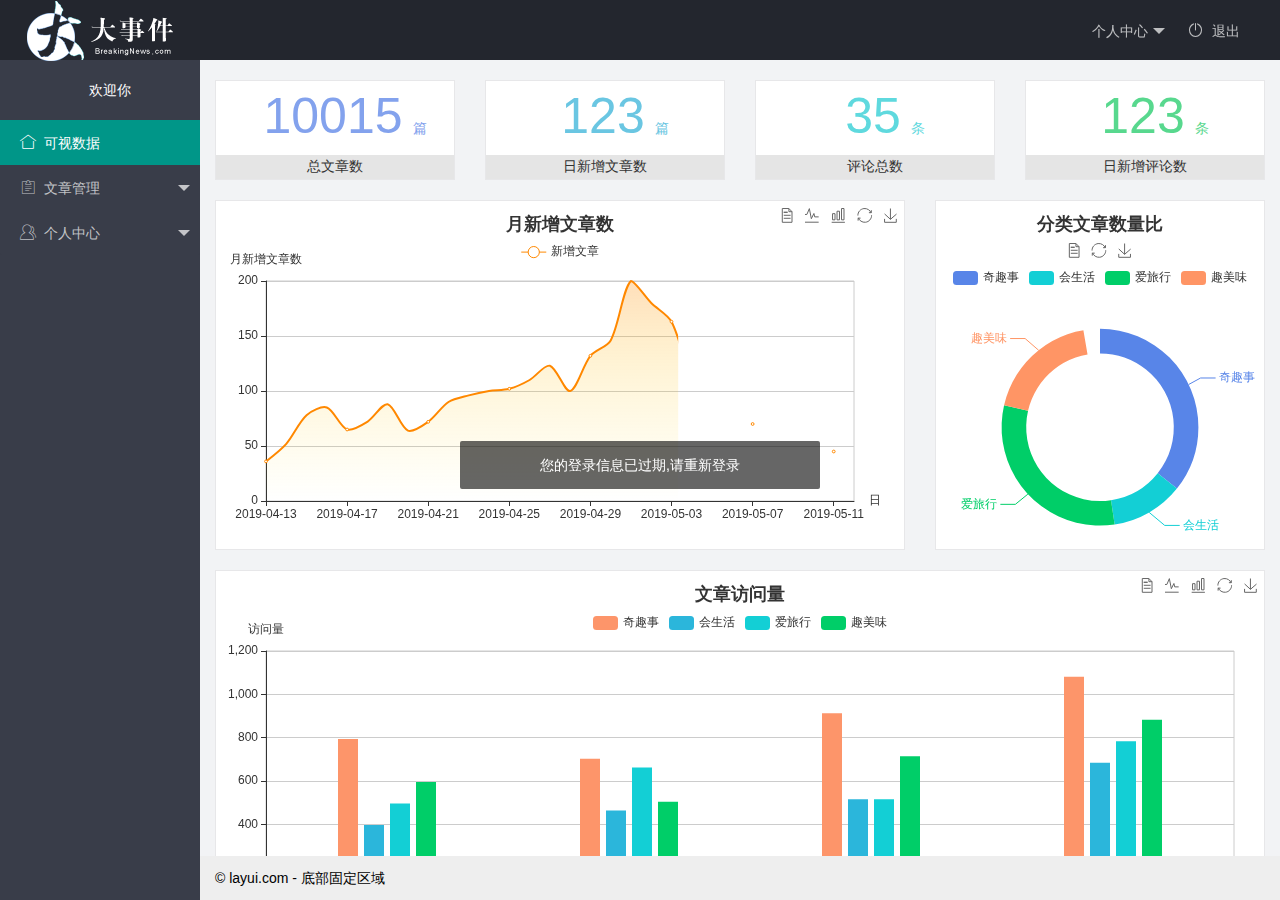
<file: index.html>
<!DOCTYPE html>
<html lang="en">

<head>
    <meta charset="UTF-8">
    <meta name="viewport" content="width=device-width, initial-scale=1.0">
    <title>后台管理</title>
    <link rel="stylesheet" href="./assets/lib/layui/css/layui.css">
    <link rel="stylesheet" href="./index/index.css">
</head>

<body class="layui-layout-body">
    <div class="layui-layout layui-layout-admin">
        <!-- 头部区域 -->
        <div class="layui-header">
            <!-- 左侧：图片 -->
            <div class="layui-logo">
                <img src="./assets/images/logo.png" alt="">
            </div>
            <!-- 右侧：个人菜单 -->
            <ul class="layui-nav layui-layout-right">
                <li class="layui-nav-item">
                    <a href="javascript:;" class="userinfo">
                        <span class="avatar">L</span>
                        <img src="./assets/images/sample.jpg" class="layui-nav-img"> 个人中心
                    </a>

                    <dl class="layui-nav-child">
                        <dd><a href="./iframe/user/userInfo/userInfo.html" target='fm'>基本资料</a></dd>
                        <dd><a target='fm' href="./iframe/user/avatar/avatar.html">更换头像</a></dd>
                        <dd><a target="fm" href="./iframe/user/repwd/repwd.html">重置密码</a></dd>
                    </dl>
                </li>

                <li class="layui-nav-item">
                    <a href="javascript:;" id="logout">
                        <i class="layui-icon layui-icon-logout"></i>退出
                    </a>
                </li>
            </ul>
        </div>

        <div class="layui-side layui-bg-black">
            <div class="layui-side-scroll">
                <!-- 左侧：顶部欢迎词 -->
                <div class="userinfo">
                    <span class="avatar">L</span>
                    <img src="./assets/images/sample.jpg" class="layui-nav-img"> 欢迎你
                    <span class="username"></span>
                </div>

                <!-- 左侧：导航区-->
                <!-- lay-shrink: 控制兄弟菜单, all就是所有兄弟都合上, 同一个时间只有一个下拉菜单才能下拉 -->
                <ul class="left-nav layui-nav layui-nav-tree" lay-filter="test" lay-shrink="all">
                    <!-- **********************首页***************************** -->
                    <!-- layui-this 默认上来高亮的样式 -->
                    <li class="layui-nav-item layui-this">
                        <a href="./iframe/home/home.html" target="fm">
                            <i class="layui-icon layui-icon-home"></i>可视数据
                        </a>
                    </li>

                    <!-- *******文章管理******* -->
                    <li class="layui-nav-item">

                        <a class="" href="javascript:;">
                            <i class="layui-icon layui-icon-form"></i>文章管理
                        </a>

                        <dl class="layui-nav-child">
                            <dd>
                                <a href="./iframe/article/category/category.html" target="fm">
                                    <i class="layui-icon layui-icon-app"></i>类别管理
                                </a>
                            </dd>


                            <dd id="wzlist">
                                <a href="./iframe/article/list/list.html" target="fm">
                                    <i class="layui-icon layui-icon-app"></i>文章列表
                                </a>
                            </dd>


                            <dd>
                                <a href="./iframe/article/publisher/publisher.html" target="fm">
                                    <i class="layui-icon layui-icon-app"></i>发表文章
                                </a>
                            </dd>
                        </dl>
                    </li>

                    <!-- **************个人中心************** -->
                    <li class="layui-nav-item">

                        <a href="javascript:;">
                            <i class="layui-icon layui-icon-user"></i>个人中心
                        </a>

                        <dl class="layui-nav-child">

                            <dd>
                                <a href="./iframe/user/userInfo/userInfo.html" target="fm">
                                    <i class="layui-icon layui-icon-app"></i>基本资料
                                </a>
                            </dd>

                            <dd>
                                <a href="./iframe/user/repwd/repwd.html" target="fm">
                                    <i class="layui-icon layui-icon-app"></i>重置密码
                                </a>
                            </dd>

                            <dd>
                                <a href="./iframe/user/avatar/avatar.html" target="fm">
                                    <i class="layui-icon layui-icon-app"></i>更换头像
                                </a>
                            </dd>
                        </dl>
                    </li>

                </ul>
            </div>
        </div>

        <div class="layui-body">
            <!-- 内容主体区域 -->
            <!-- <div style="padding: 15px;">内容主体区域</div> -->
            <iframe src="./iframe/home/home.html" name="fm" frameborder="0"></iframe>
        </div>

        <div class="layui-footer">
            <!-- 底部固定区域 -->
            © layui.com - 底部固定区域
        </div>
    </div>

    <script src="./assets/lib/jquery.js"></script>
    <script src="./assets/lib/axios.js"></script>
    <script src="./assets/lib/layui/layui.all.js"></script>
    <script src="./API.js"></script>
    <script src="./common/utlis.js"></script>
    <script src="./index/index.js"></script>
</body>

</html>
</file>
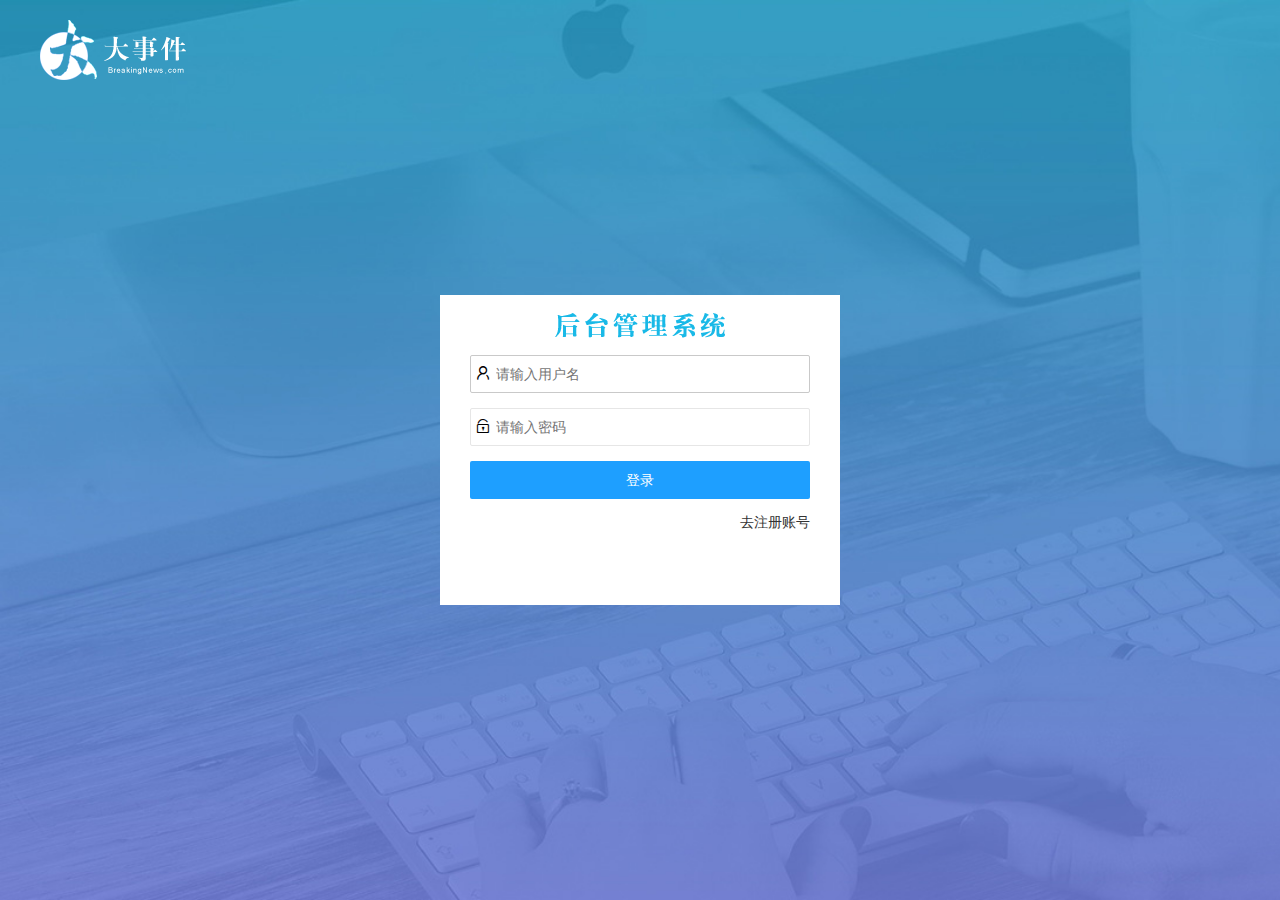
<file: login.html>
<!DOCTYPE html>
<html lang="en">

<head>
    <meta charset="UTF-8">
    <meta name="viewport" content="width=device-width, initial-scale=1.0">
    <title>登录页面</title>
    <link rel="stylesheet" href="./assets/lib/layui/css/layui.css">
    <link rel="stylesheet" href="./login/login.css">
</head>

<body>
    <!-- logo -->
    <div id="logo">
        <img src="./assets/images/logo.png" />
    </div>

    <!-- 登录的盒子 -->
    <div id="login">
        <!-- 盒子的标题 -->
        <div class="title"></div>
        <!-- 登录的表单 -->
        <form class="layui-form">
            <!-- 第一行：用户名 -->
            <div class="layui-form-item">
                <i class="layui-icon layui-icon-username"></i>
                <!-- lay-verify表单验证: 更多参考: https://www.layui.com/doc/modules/form.html -->
                <input type="text" name="username" required lay-verify="required|username" placeholder="请输入用户名"
                    autocomplete="off" class="layui-input login-username" autofocus>
            </div>
            <!-- 第二行：密码 -->
            <div class="layui-form-item">
                <i class="layui-icon layui-icon-password"></i>
                <input type="password" name="password" required lay-verify="required|password" placeholder="请输入密码"
                    autocomplete="off" class="layui-input login-password">
            </div>
            <!-- 第三行：按钮 -->
            <div class="layui-form-item">
                <button class="layui-btn layui-btn-fluid layui-bg-blue" lay-submit id="loginBtn">登录</button>
            </div>
            <!-- 第四行：去注册账号 -->
            <div class="layui-form-item">
                <a href="javascript:;" id="goto-register">去注册账号</a>
            </div>
        </form>
    </div>

    <!-- 注册的盒子 -->
    <div id="register">
        <!-- 盒子的标题 -->
        <div class="title"></div>

        <!-- 注册的表单 -->
        <form class="layui-form">
            <!-- 第一行：用户名 -->
            <div class="layui-form-item">
                <i class="layui-icon layui-icon-username"></i>
                <input type="text" name="username" required lay-verify="required|username" placeholder="请输入用户名"
                    autocomplete="off" class="layui-input register-username">
            </div>

            <!-- 第二行：密码 -->
            <div class="layui-form-item">
                <i class="layui-icon layui-icon-password"></i>
                <input type="password" name="password" required lay-verify="required|password" placeholder="请输入密码"
                    autocomplete="off" class="layui-input pwd register-password">
            </div>

            <!-- 第三行：重复密码 -->
            <div class="layui-form-item">
                <i class="layui-icon layui-icon-password"></i>
                <input type="password" required lay-verify="required|repeatpd" placeholder="请再次输入密码" autocomplete="off"
                    class="layui-input">
            </div>

            <!-- 第四行：按钮 -->
            <div class="layui-form-item">
                <button class="layui-btn layui-btn-fluid layui-bg-blue" id='registerBtn' lay-submit>注册</button>
            </div>
            <!-- 第五行：有账号，去登录 -->
            <div class="layui-form-item">
                <a href="javascript:;" id="goto-login">已有账号，去登录</a>
            </div>
        </form>
    </div>

    <script src="./assets/lib/jquery.js"></script>
    <script src="./assets/lib/layui/layui.all.js"></script>
    <script src="./assets/lib/axios.js"></script>
    <script src="./common/utlis.js"></script>
    <script src="./common/verify.js"></script>
    <script src="./API.js"></script>
    <script src="./login/login.js"></script>
</body>

</html>
</file>
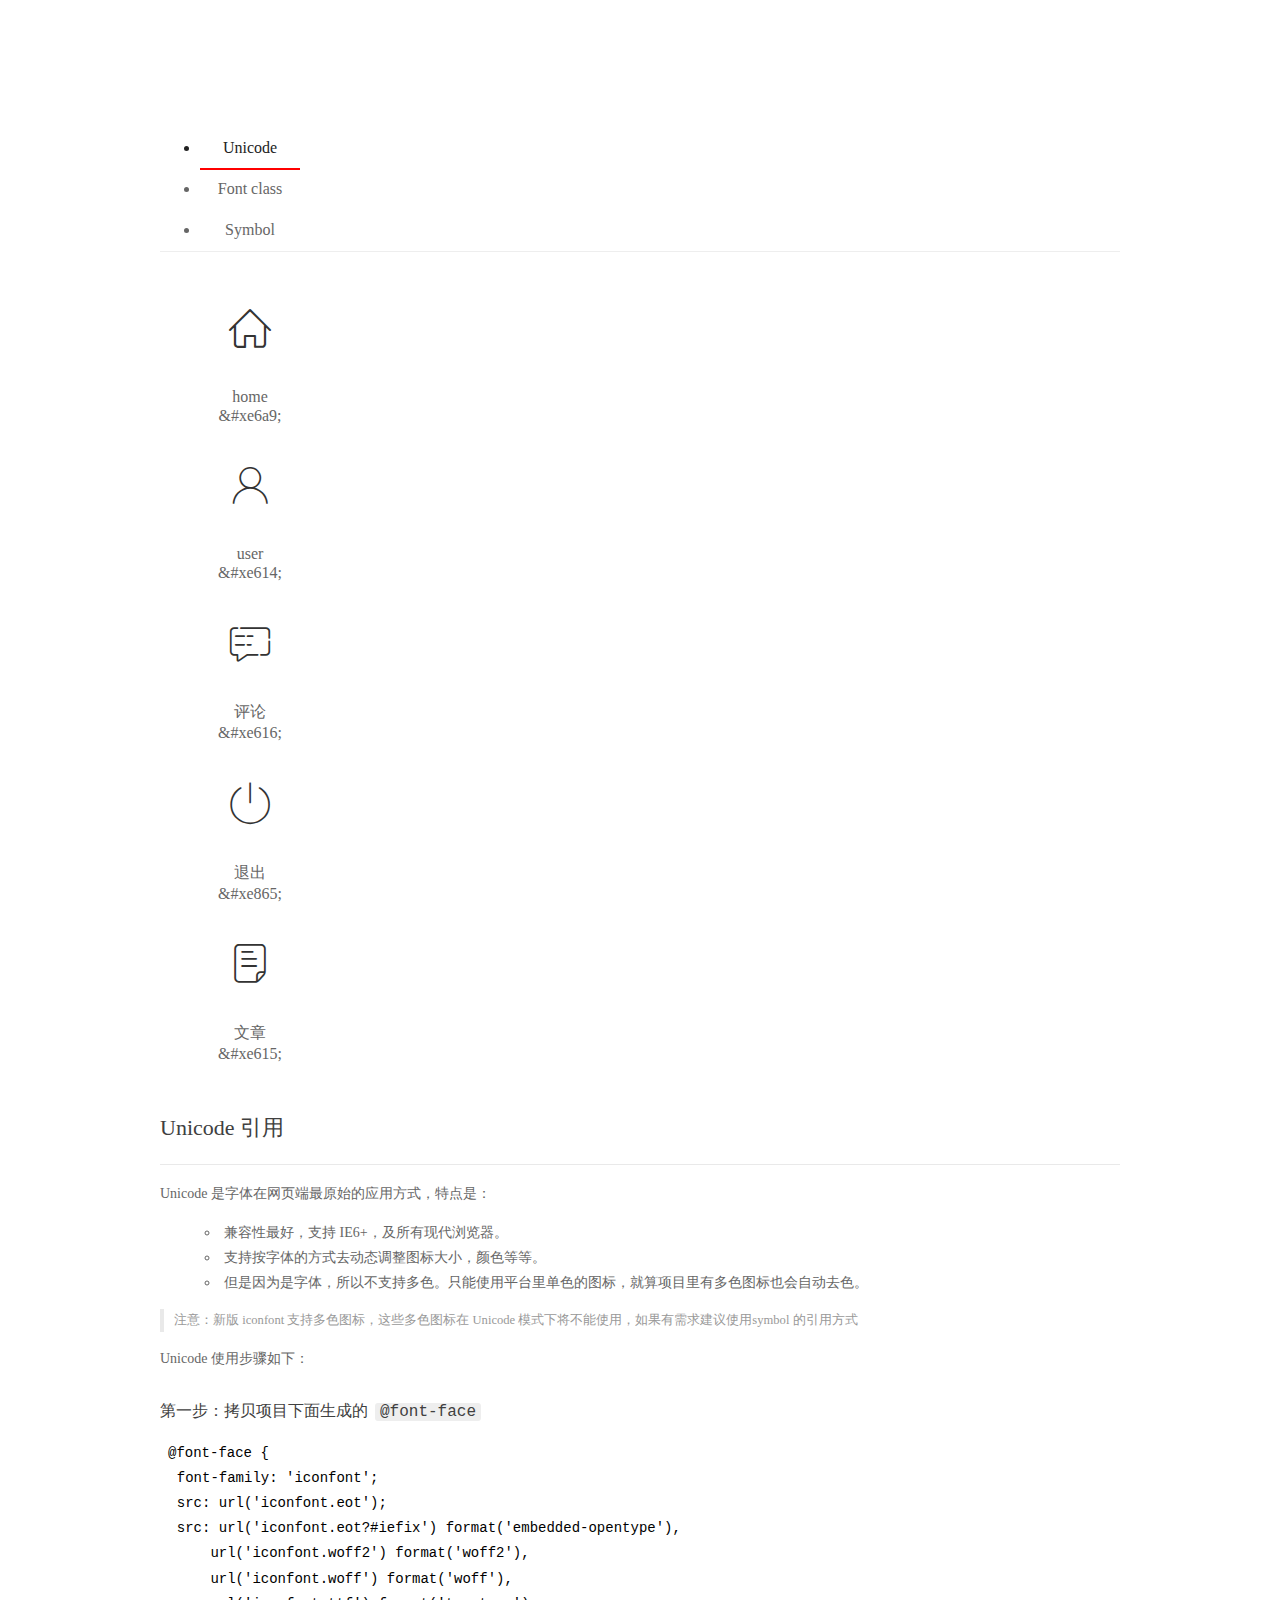
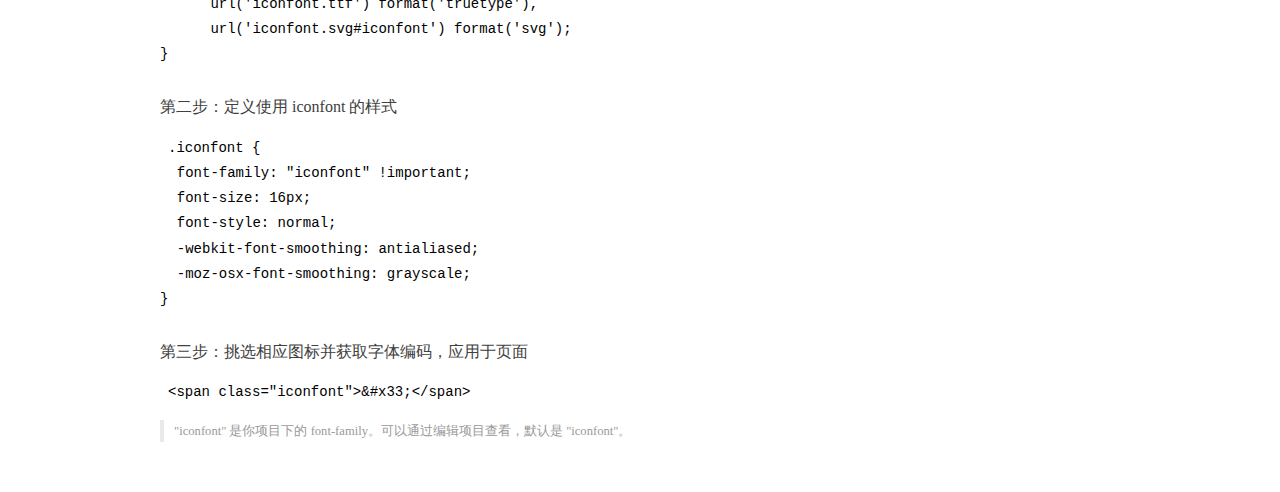
<file: assets/fonts/demo_index.html>
<!DOCTYPE html>
<html>
<head>
  <meta charset="utf-8"/>
  <title>IconFont Demo</title>
  <link rel="shortcut icon" href="https://gtms04.alicdn.com/tps/i4/TB1_oz6GVXXXXaFXpXXJDFnIXXX-64-64.ico" type="image/x-icon"/>
  <link rel="stylesheet" href="https://g.alicdn.com/thx/cube/1.3.2/cube.min.css">
  <link rel="stylesheet" href="demo.css">
  <link rel="stylesheet" href="iconfont.css">
  <script src="iconfont.js"></script>
  <!-- jQuery -->
  <script src="https://a1.alicdn.com/oss/uploads/2018/12/26/7bfddb60-08e8-11e9-9b04-53e73bb6408b.js"></script>
  <!-- 代码高亮 -->
  <script src="https://a1.alicdn.com/oss/uploads/2018/12/26/a3f714d0-08e6-11e9-8a15-ebf944d7534c.js"></script>
</head>
<body>
  <div class="main">
    <h1 class="logo"><a href="https://www.iconfont.cn/" title="iconfont 首页" target="_blank">&#xe86b;</a></h1>
    <div class="nav-tabs">
      <ul id="tabs" class="dib-box">
        <li class="dib active"><span>Unicode</span></li>
        <li class="dib"><span>Font class</span></li>
        <li class="dib"><span>Symbol</span></li>
      </ul>
      
    </div>
    <div class="tab-container">
      <div class="content unicode" style="display: block;">
          <ul class="icon_lists dib-box">
          
            <li class="dib">
              <span class="icon iconfont">&#xe6a9;</span>
                <div class="name">home</div>
                <div class="code-name">&amp;#xe6a9;</div>
              </li>
          
            <li class="dib">
              <span class="icon iconfont">&#xe614;</span>
                <div class="name">user</div>
                <div class="code-name">&amp;#xe614;</div>
              </li>
          
            <li class="dib">
              <span class="icon iconfont">&#xe616;</span>
                <div class="name">评论</div>
                <div class="code-name">&amp;#xe616;</div>
              </li>
          
            <li class="dib">
              <span class="icon iconfont">&#xe865;</span>
                <div class="name">退出</div>
                <div class="code-name">&amp;#xe865;</div>
              </li>
          
            <li class="dib">
              <span class="icon iconfont">&#xe615;</span>
                <div class="name">文章</div>
                <div class="code-name">&amp;#xe615;</div>
              </li>
          
          </ul>
          <div class="article markdown">
          <h2 id="unicode-">Unicode 引用</h2>
          <hr>

          <p>Unicode 是字体在网页端最原始的应用方式，特点是：</p>
          <ul>
            <li>兼容性最好，支持 IE6+，及所有现代浏览器。</li>
            <li>支持按字体的方式去动态调整图标大小，颜色等等。</li>
            <li>但是因为是字体，所以不支持多色。只能使用平台里单色的图标，就算项目里有多色图标也会自动去色。</li>
          </ul>
          <blockquote>
            <p>注意：新版 iconfont 支持多色图标，这些多色图标在 Unicode 模式下将不能使用，如果有需求建议使用symbol 的引用方式</p>
          </blockquote>
          <p>Unicode 使用步骤如下：</p>
          <h3 id="-font-face">第一步：拷贝项目下面生成的 <code>@font-face</code></h3>
<pre><code class="language-css"
>@font-face {
  font-family: 'iconfont';
  src: url('iconfont.eot');
  src: url('iconfont.eot?#iefix') format('embedded-opentype'),
      url('iconfont.woff2') format('woff2'),
      url('iconfont.woff') format('woff'),
      url('iconfont.ttf') format('truetype'),
      url('iconfont.svg#iconfont') format('svg');
}
</code></pre>
          <h3 id="-iconfont-">第二步：定义使用 iconfont 的样式</h3>
<pre><code class="language-css"
>.iconfont {
  font-family: "iconfont" !important;
  font-size: 16px;
  font-style: normal;
  -webkit-font-smoothing: antialiased;
  -moz-osx-font-smoothing: grayscale;
}
</code></pre>
          <h3 id="-">第三步：挑选相应图标并获取字体编码，应用于页面</h3>
<pre>
<code class="language-html"
>&lt;span class="iconfont"&gt;&amp;#x33;&lt;/span&gt;
</code></pre>
          <blockquote>
            <p>"iconfont" 是你项目下的 font-family。可以通过编辑项目查看，默认是 "iconfont"。</p>
          </blockquote>
          </div>
      </div>
      <div class="content font-class">
        <ul class="icon_lists dib-box">
          
          <li class="dib">
            <span class="icon iconfont icon-home"></span>
            <div class="name">
              home
            </div>
            <div class="code-name">.icon-home
            </div>
          </li>
          
          <li class="dib">
            <span class="icon iconfont icon-user"></span>
            <div class="name">
              user
            </div>
            <div class="code-name">.icon-user
            </div>
          </li>
          
          <li class="dib">
            <span class="icon iconfont icon-pinglun"></span>
            <div class="name">
              评论
            </div>
            <div class="code-name">.icon-pinglun
            </div>
          </li>
          
          <li class="dib">
            <span class="icon iconfont icon-tuichu"></span>
            <div class="name">
              退出
            </div>
            <div class="code-name">.icon-tuichu
            </div>
          </li>
          
          <li class="dib">
            <span class="icon iconfont icon-16"></span>
            <div class="name">
              文章
            </div>
            <div class="code-name">.icon-16
            </div>
          </li>
          
        </ul>
        <div class="article markdown">
        <h2 id="font-class-">font-class 引用</h2>
        <hr>

        <p>font-class 是 Unicode 使用方式的一种变种，主要是解决 Unicode 书写不直观，语意不明确的问题。</p>
        <p>与 Unicode 使用方式相比，具有如下特点：</p>
        <ul>
          <li>兼容性良好，支持 IE8+，及所有现代浏览器。</li>
          <li>相比于 Unicode 语意明确，书写更直观。可以很容易分辨这个 icon 是什么。</li>
          <li>因为使用 class 来定义图标，所以当要替换图标时，只需要修改 class 里面的 Unicode 引用。</li>
          <li>不过因为本质上还是使用的字体，所以多色图标还是不支持的。</li>
        </ul>
        <p>使用步骤如下：</p>
        <h3 id="-fontclass-">第一步：引入项目下面生成的 fontclass 代码：</h3>
<pre><code class="language-html">&lt;link rel="stylesheet" href="./iconfont.css"&gt;
</code></pre>
        <h3 id="-">第二步：挑选相应图标并获取类名，应用于页面：</h3>
<pre><code class="language-html">&lt;span class="iconfont icon-xxx"&gt;&lt;/span&gt;
</code></pre>
        <blockquote>
          <p>"
            iconfont" 是你项目下的 font-family。可以通过编辑项目查看，默认是 "iconfont"。</p>
        </blockquote>
      </div>
      </div>
      <div class="content symbol">
          <ul class="icon_lists dib-box">
          
            <li class="dib">
                <svg class="icon svg-icon" aria-hidden="true">
                  <use xlink:href="#icon-home"></use>
                </svg>
                <div class="name">home</div>
                <div class="code-name">#icon-home</div>
            </li>
          
            <li class="dib">
                <svg class="icon svg-icon" aria-hidden="true">
                  <use xlink:href="#icon-user"></use>
                </svg>
                <div class="name">user</div>
                <div class="code-name">#icon-user</div>
            </li>
          
            <li class="dib">
                <svg class="icon svg-icon" aria-hidden="true">
                  <use xlink:href="#icon-pinglun"></use>
                </svg>
                <div class="name">评论</div>
                <div class="code-name">#icon-pinglun</div>
            </li>
          
            <li class="dib">
                <svg class="icon svg-icon" aria-hidden="true">
                  <use xlink:href="#icon-tuichu"></use>
                </svg>
                <div class="name">退出</div>
                <div class="code-name">#icon-tuichu</div>
            </li>
          
            <li class="dib">
                <svg class="icon svg-icon" aria-hidden="true">
                  <use xlink:href="#icon-16"></use>
                </svg>
                <div class="name">文章</div>
                <div class="code-name">#icon-16</div>
            </li>
          
          </ul>
          <div class="article markdown">
          <h2 id="symbol-">Symbol 引用</h2>
          <hr>

          <p>这是一种全新的使用方式，应该说这才是未来的主流，也是平台目前推荐的用法。相关介绍可以参考这篇<a href="">文章</a>
            这种用法其实是做了一个 SVG 的集合，与另外两种相比具有如下特点：</p>
          <ul>
            <li>支持多色图标了，不再受单色限制。</li>
            <li>通过一些技巧，支持像字体那样，通过 <code>font-size</code>, <code>color</code> 来调整样式。</li>
            <li>兼容性较差，支持 IE9+，及现代浏览器。</li>
            <li>浏览器渲染 SVG 的性能一般，还不如 png。</li>
          </ul>
          <p>使用步骤如下：</p>
          <h3 id="-symbol-">第一步：引入项目下面生成的 symbol 代码：</h3>
<pre><code class="language-html">&lt;script src="./iconfont.js"&gt;&lt;/script&gt;
</code></pre>
          <h3 id="-css-">第二步：加入通用 CSS 代码（引入一次就行）：</h3>
<pre><code class="language-html">&lt;style&gt;
.icon {
  width: 1em;
  height: 1em;
  vertical-align: -0.15em;
  fill: currentColor;
  overflow: hidden;
}
&lt;/style&gt;
</code></pre>
          <h3 id="-">第三步：挑选相应图标并获取类名，应用于页面：</h3>
<pre><code class="language-html">&lt;svg class="icon" aria-hidden="true"&gt;
  &lt;use xlink:href="#icon-xxx"&gt;&lt;/use&gt;
&lt;/svg&gt;
</code></pre>
          </div>
      </div>

    </div>
  </div>
  <script>
  $(document).ready(function () {
      $('.tab-container .content:first').show()

      $('#tabs li').click(function (e) {
        var tabContent = $('.tab-container .content')
        var index = $(this).index()

        if ($(this).hasClass('active')) {
          return
        } else {
          $('#tabs li').removeClass('active')
          $(this).addClass('active')

          tabContent.hide().eq(index).fadeIn()
        }
      })
    })
  </script>
</body>
</html>
</file>
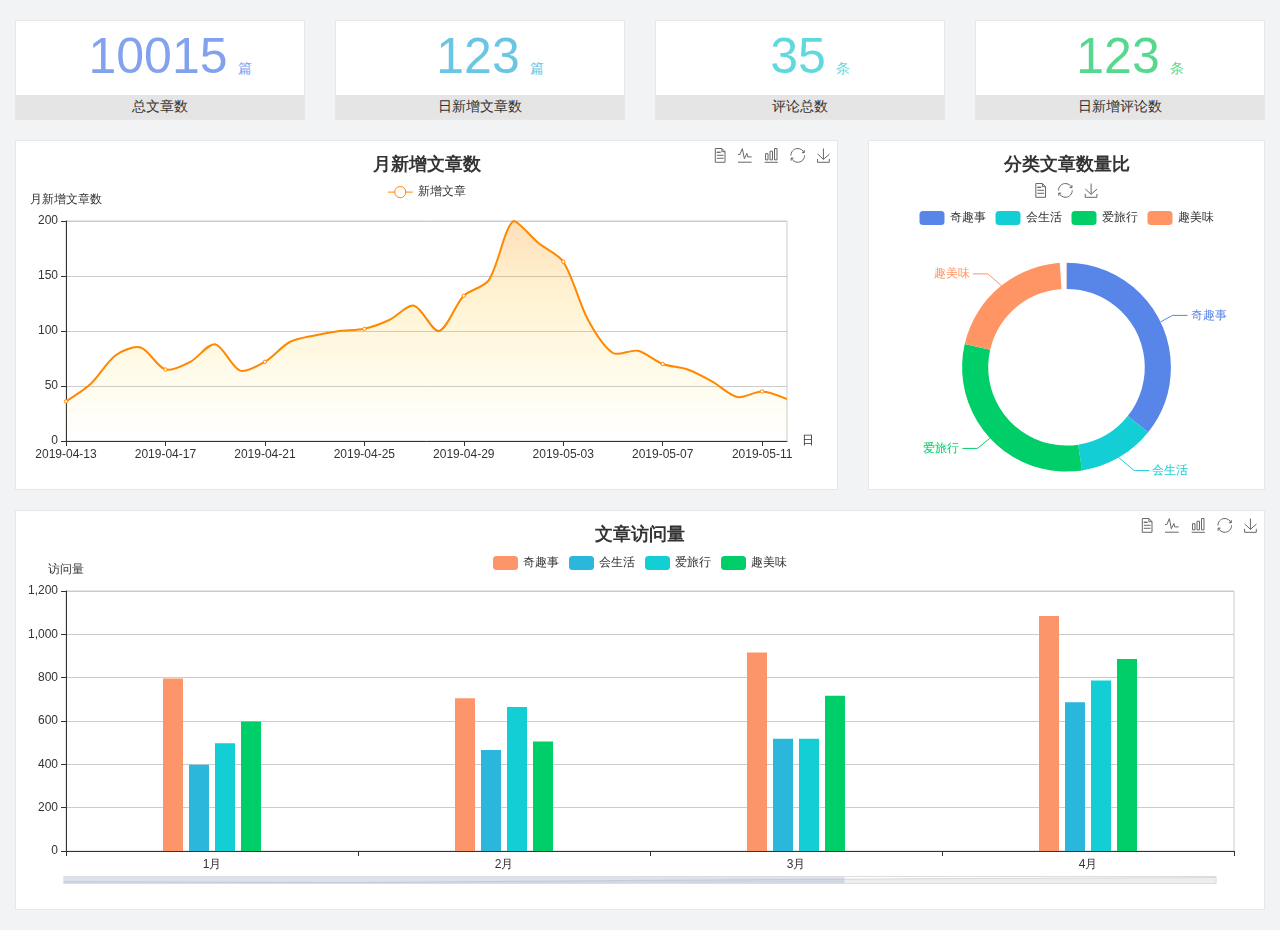
<file: iframe/home/home.html>
<!DOCTYPE html>
<html lang="en">

<head>
  <meta charset="UTF-8">
  <meta name="viewport" content="width=device-width, initial-scale=1.0">
  <meta http-equiv="X-UA-Compatible" content="ie=edge">
  <title>图表统计</title>
  <link rel="stylesheet" href="../../assets/lib/bootstrap.css" />
  <link rel="stylesheet" href="./home.css" />
  <script src="../../assets/lib/jquery.js"></script>
  <script type="text/javascript" src="../../assets/lib/echarts.min.js"></script>
</head>

<body>
  <div class="container-fluid">
    <div class="row spannel_list">
      <!-- <div class="col-sm-3 col-xs-6">
        <div class="spannel">
          <em>10015</em><span>篇</span>
          <b>总文章数</b>
        </div>
      </div>
      <div class="col-sm-3 col-xs-6">
        <div class="spannel scolor01">
          <em></em><span></span>
          <b></b>
        </div>
      </div> -->
    </div>
  </div>

  <div class="container-fluid">
    <div class="row curve-pie">
      <div class="col-lg-8 col-md-8">
        <div class="gragh_pannel" id="curve_show"></div>
      </div>
      <div class="col-lg-4 col-md-4">
        <div class="gragh_pannel" id="pie_show"></div>
      </div>
    </div>
  </div>

  <div class="container-fluid">
    <div class="column_pannel" id="column_show"></div>
  </div>

</body>
<script src="./home.js"></script>

</html>
</file>
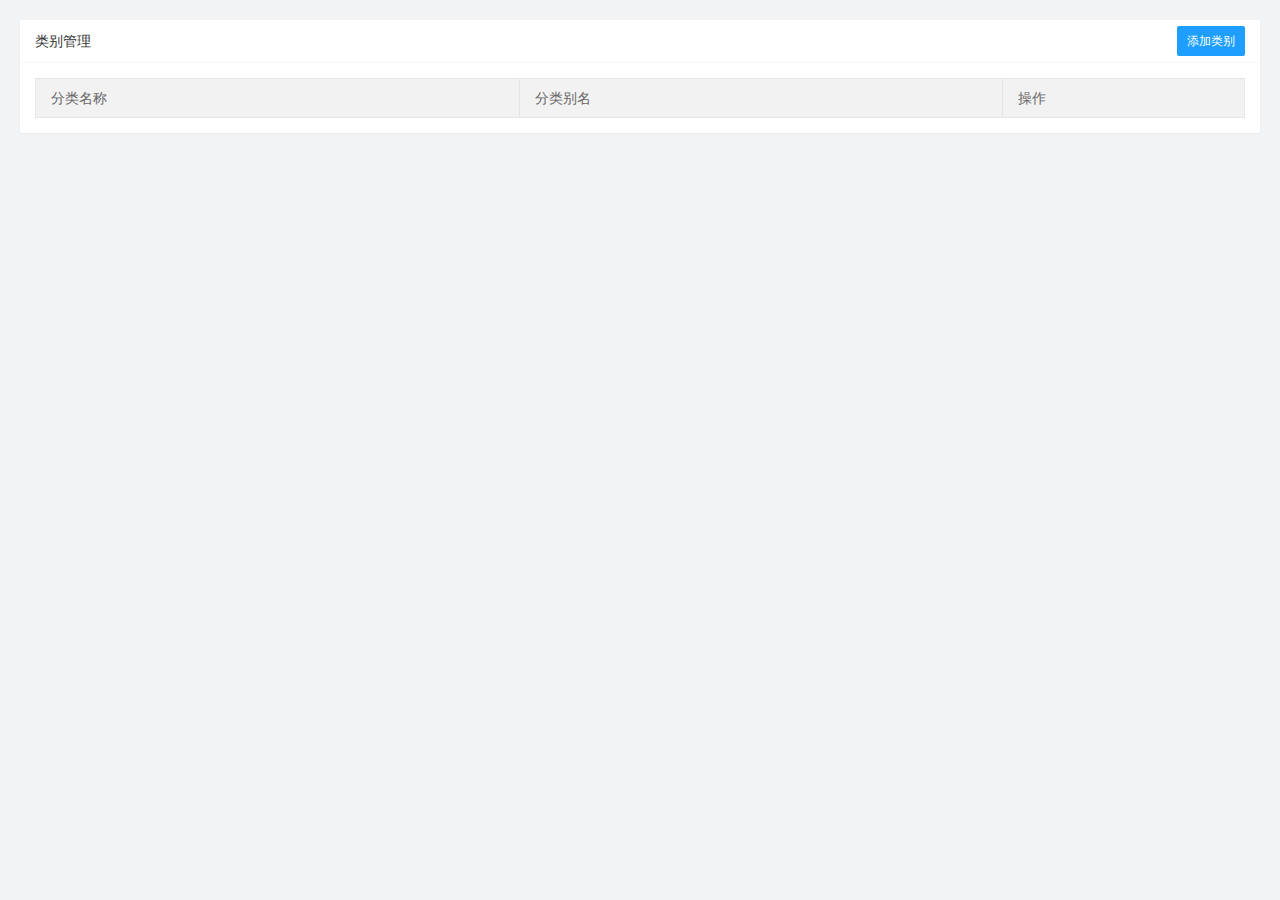
<file: iframe/article/category/category.html>
<!DOCTYPE html>
<html lang="en">

<head>
  <meta charset="UTF-8">
  <meta name="viewport" content="width=device-width, initial-scale=1.0">
  <title>文章分类</title>
  <link rel="stylesheet" href="../../../assets/lib/layui/css/layui.css">
  <link rel="stylesheet" href="./category.css">
</head>

<body>

  <div class="layui-card">
    <div class="layui-card-header">
      类别管理
      <button type="button" class="layui-btn layui-btn-normal layui-btn-sm add">添加类别</button>
    </div>

    <div class="layui-card-body">
      <table class="layui-table">

        <!-- 规定列宽 -->
        <colgroup>
          <col width="40%">
          <col width="40%">
          <col>
        </colgroup>

        <thead>
          <tr>
            <th>分类名称</th>
            <th>分类别名</th>
            <th>操作</th>
          </tr>
        </thead>

        <tbody>

        </tbody>


      </table>
    </div>
  </div>
  <script src="../../../assets/lib/jquery.js"></script>
  <script src="../../../assets/lib/layui/layui.all.js"></script>
  <script src="../../../assets/lib/axios.js"></script>

  <script src="../../../common/verify.js"></script>
  <script src="../../../API.js"></script>

  <script src="./category.js"></script>
</body>
<script>

</script>
</html>
</file>
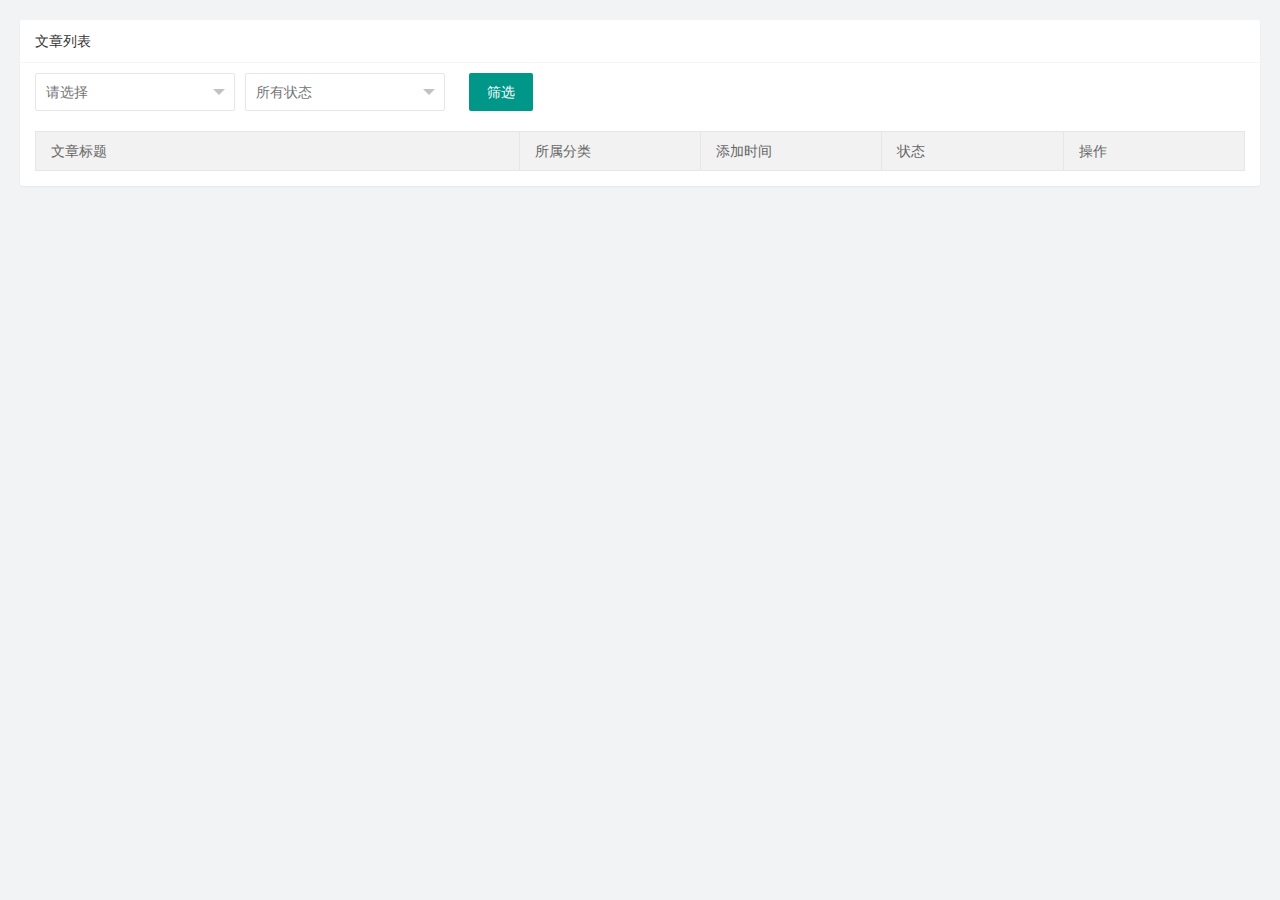
<file: iframe/article/list/list.html>
<!DOCTYPE html>
<html lang="en">

<head>
  <meta charset="UTF-8">
  <meta name="viewport" content="width=device-width, initial-scale=1.0">
  <title>Document</title>
  <link rel="stylesheet" href="../../../assets/lib/layui/css/layui.css">
  <link rel="stylesheet" href="./list.css">
</head>

<body>

  <div class="layui-card">
    <div class="layui-card-header">文章列表</div>
    <div class="layui-card-body">
      <!-- **************************************表单搜索区 -->
      <form action="" class="layui-form search" lay-filter="category">
        <div class="layui-form-item">

          <div class="layui-inline">
            <div class="layui-input-inline" style="width: 200px;">
              <select name="category" lay-verify="">
                                
              </select>
            </div>

            <div class="layui-input-inline" style="width: 200px;">
              <select name="state" lay-verify="">
                <option value="">所有状态</option>
                <option value="已发布">已发布</option>
                <option value="草稿">草稿</option>
              </select>
            </div>


          </div>

          <div class="layui-inline">
            <div class="layui-input-inline" style="width: 100px;">
              <button class="layui-btn" lay-submit lay-filter="formDemo">筛选</button>
            </div>
          </div>

        </div>
      </form>


      <!-- ***************************************表格区 start -->
      <table class="layui-table">
        <colgroup>
          <col width="40%">
          <col width="15%">
          <col width="15%">
          <col width="15%">
          <col>
        </colgroup>
        <thead>
          <tr>
            <th>文章标题</th>
            <th>所属分类</th>
            <th>添加时间</th>
            <th>状态</th>
            <th>操作</th>
          </tr>
        </thead>
        <tbody>

        </tbody>
      </table>


      <!-- ***************************************分页区 start -->
      <div id="page"></div>


    </div>
  </div>


  <script src="../../../assets/lib/layui/layui.all.js"></script>
  <script src="../../../assets/lib/jquery.js"></script>
  <script src="../../../assets/lib/axios.js"></script>
<!-- 日期插件 -->
<script src="../../../assets/lib/moment.min.js"></script>
  <script src="../../../API.js"></script>
  <script src="../../../common/utlis.js"></script>

  <script src="./list.js"></script>
</body>

</html>
</file>
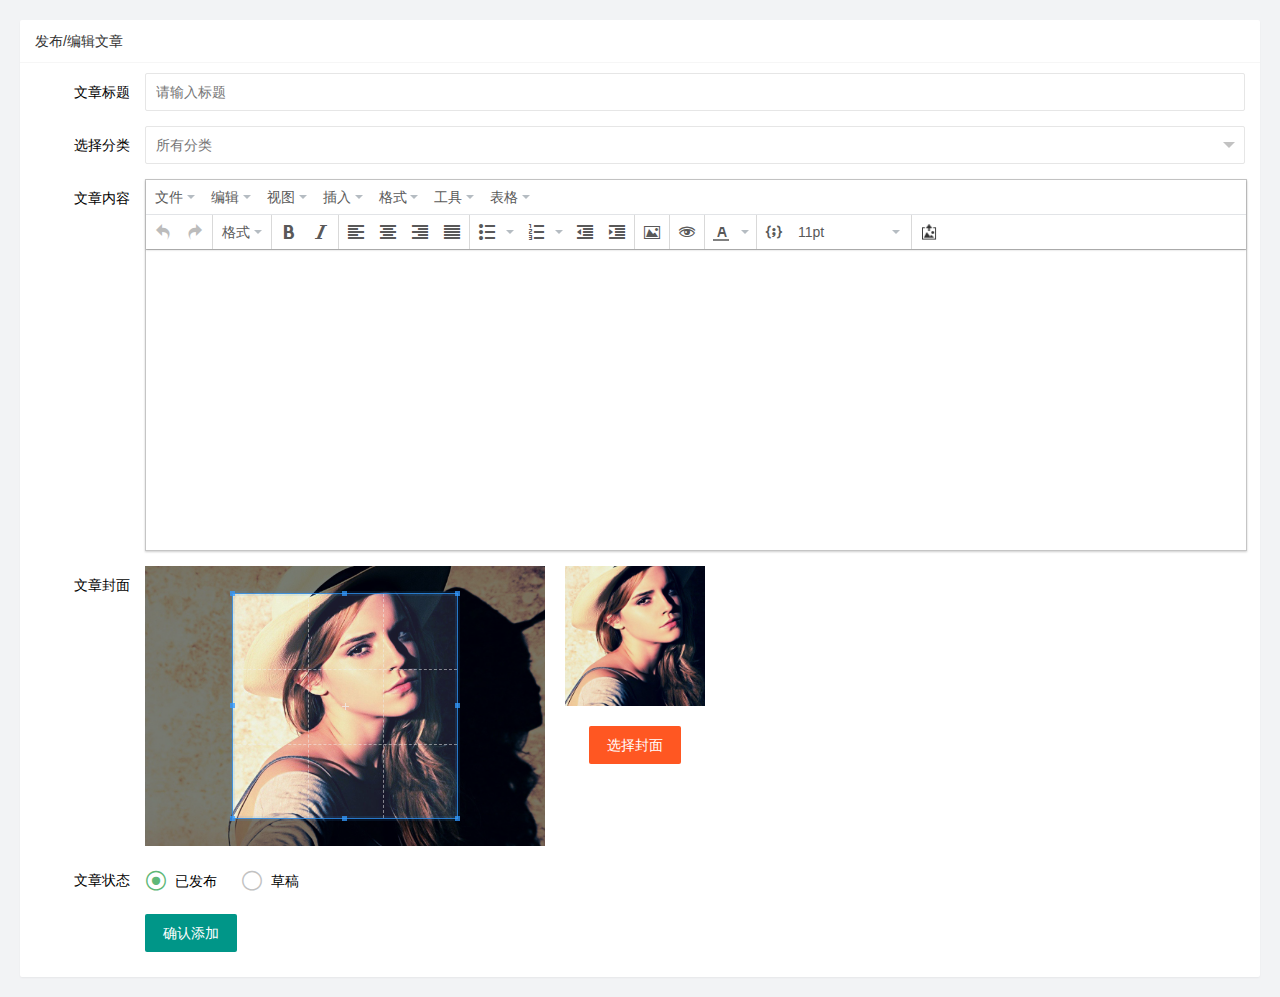
<file: iframe/article/publisher/publisher.html>
<!DOCTYPE html>
<html lang="en">

<head>
  <meta charset="UTF-8">
  <meta name="viewport" content="width=device-width, initial-scale=1.0">
  <title>Document</title>
  <link rel="stylesheet" href="../../../assets/lib/layui/css/layui.css">
  <link rel="stylesheet" href="../../../assets/lib/cropper/cropper.css" />
  <link rel="stylesheet" href="./publisher.css">
</head>

<body>

  <div class="layui-card">
    <div class="layui-card-header">发布/编辑文章</div>
    <div class="layui-card-body">
      <form class="layui-form" action="" lay-filter="edit">
        <!-- 第一项：标题 -->
        <div class="layui-form-item">
          <label class="layui-form-label">文章标题</label>
          <div class="layui-input-block">
            <input type="text" name="title" required lay-verify="required|articleTitle" placeholder="请输入标题" autocomplete="off" class="layui-input">
          </div>
        </div>


        <!-- 第二项：选择分类 -->
        <div class="layui-form-item">
          <label class="layui-form-label">选择分类</label>
          <div class="layui-input-block">
            <select name="cate_id">
              <option value="" lay-verify="cate">所有分类</option>
            </select>
          </div>
        </div>


        <!-- 第三项：内容 -->
        <div class="layui-form-item layui-form-text">
          <label class="layui-form-label">文章内容</label>
          <div class="layui-input-block">
            <textarea name="content" placeholder="请输入内容" class="layui-textarea"></textarea>
          </div>
        </div>


        <!-- 第四项：封面图片 -->
        <div class="layui-form-item">
          <!-- 左侧的 label -->
          <label class="layui-form-label">文章封面</label>
          <!-- 选择封面区域 -->
          <div class="layui-input-block cover-box">
            <!-- 左侧裁剪区域 -->
            <div class="cover-left">
              <img id="image" src="../../../assets/images/sample2.jpg" alt="" />
            </div>
            <!-- 右侧预览区域和选择封面区域 -->
            <div class="cover-right">
              <!-- 预览的区域 -->
              <div class="img-preview"></div>
              <input type="file" id="file" style="display: none;">
              <!-- 选择封面按钮 -->
              <button type="button" class="layui-btn layui-btn-danger select">选择封面</button>
            </div>
          </div>
        </div>


        <!-- 第五项：状态 -->
        <div class="layui-form-item">
          <label class="layui-form-label">文章状态</label>
          <div class="layui-input-block">
            <input type="radio" name="state" value="已发布" title="已发布" checked>
            <input type="radio" name="state" value="草稿" title="草稿">
          </div>
        </div>

        <!-- 第六项：按钮 -->
        <div class="layui-form-item">
          <div class="layui-input-block">
            <button class="layui-btn" lay-submit lay-filter="formDemo">确认添加</button>
          </div>
        </div>

      </form>
    </div>
  </div>


</body>
<!-- jq  layui -->
<script src="../../../assets/lib/layui/layui.all.js"></script>
<script src="../../../assets/lib/jquery.js"></script>


<!-- 富文本编辑器插件 -->
<script src="../../../assets/lib/tinymce/tinymce.min.js"></script>
<!-- 初始化JS，按到应该写在自己的js内部，单独分出来 -->
<script src="../../../assets/lib/tinymce/tinymce_setup.js"></script>
<!-- 裁剪 -->
<script src="../../../assets/lib/cropper/Cropper.js"></script>
<script src="../../../assets/lib/cropper/jquery-cropper.js"></script>
<script src="../../../assets/lib/axios.js"></script>
<!-- 接口和表单验证 -->
<script src="../../../API.js"></script>
<script src="../../../common/verify.js"></script>
<!-- common -->
<script src="./publisher.js"></script>

</html>
</file>
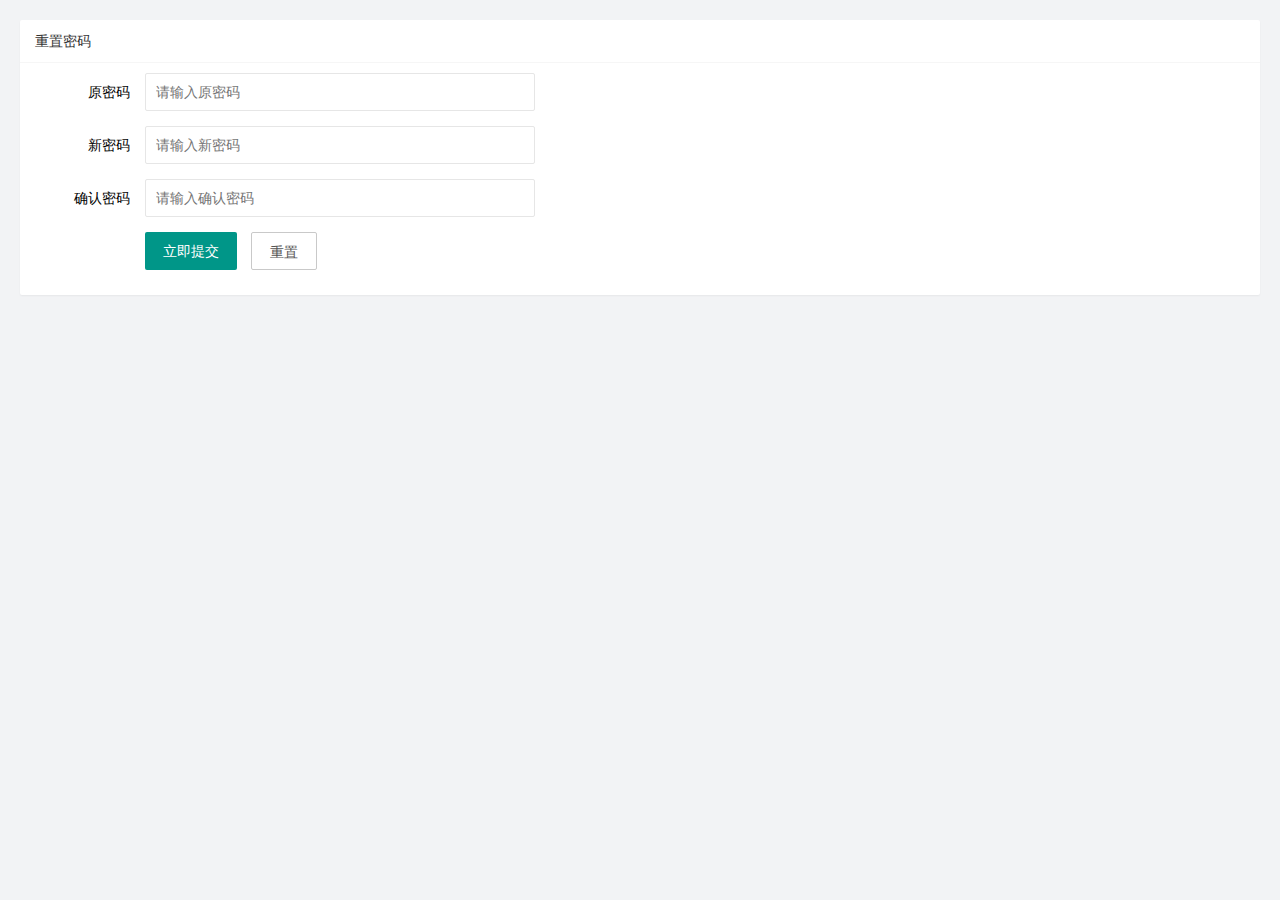
<file: iframe/user/repwd/repwd.html>
<!DOCTYPE html>
<html lang="en">

<head>
  <meta charset="UTF-8">
  <meta name="viewport" content="width=device-width, initial-scale=1.0">
  <title>Document</title>
  <link rel="stylesheet" href="../../../assets/lib/layui/css/layui.css">
  <link rel="stylesheet" href="./repwd.css">
</head>

<body>

  <div class="layui-card">
    <div class="layui-card-header">重置密码</div>
    <div class="layui-card-body">
      <form class="layui-form" action="">
        <!-- 第一行：原密码 -->
        <div class="layui-form-item">
          <label class="layui-form-label">原密码</label>
          <div class="layui-input-block">
            <input type="password" name="oldPwd" required lay-verify="required|password" placeholder="请输入原密码"
              autocomplete="off" class="layui-input oldPwd">
          </div>
        </div>

        <!-- 第二行：新密码 -->
        <div class="layui-form-item">
          <label class="layui-form-label">新密码</label>
          <div class="layui-input-block">
            <input type="password" name="newPwd" required lay-verify="required|password|diff" placeholder="请输入新密码"
              autocomplete="off" class="layui-input newPwd">
          </div>
        </div>

        <!-- 第三行：重复密码 -->
        <div class="layui-form-item">
          <label class="layui-form-label">确认密码</label>
          <div class="layui-input-block">
            <input type="password" required lay-verify="required|same" id='myPwd' placeholder="请输入确认密码" autocomplete="off"
              class="layui-input rePwd">
          </div>
        </div>

        <!-- 第四行: 按钮 -->
        <div class="layui-form-item">
          <div class="layui-input-block">
            <button class="layui-btn" lay-submit lay-filter="formDemo">立即提交</button>
            <button type="reset" class="layui-btn layui-btn-primary my_reset">重置</button>
          </div>
        </div>
      </form>
    </div>
  </div>

</body>

<script src="../../../assets/lib/jquery.js"></script>
<script src="../../../assets/lib/layui/layui.all.js"></script>
<script src="../../../assets/lib/axios.js"></script>
<script src="../../../assets/lib/md5.js"></script>
<script src="../../../common/verify.js"></script>
<script src="../../../common/utlis.js"></script>
<script src="../../../API.js"></script>
<script src="./repwd.js"></script>

</html>
</file>
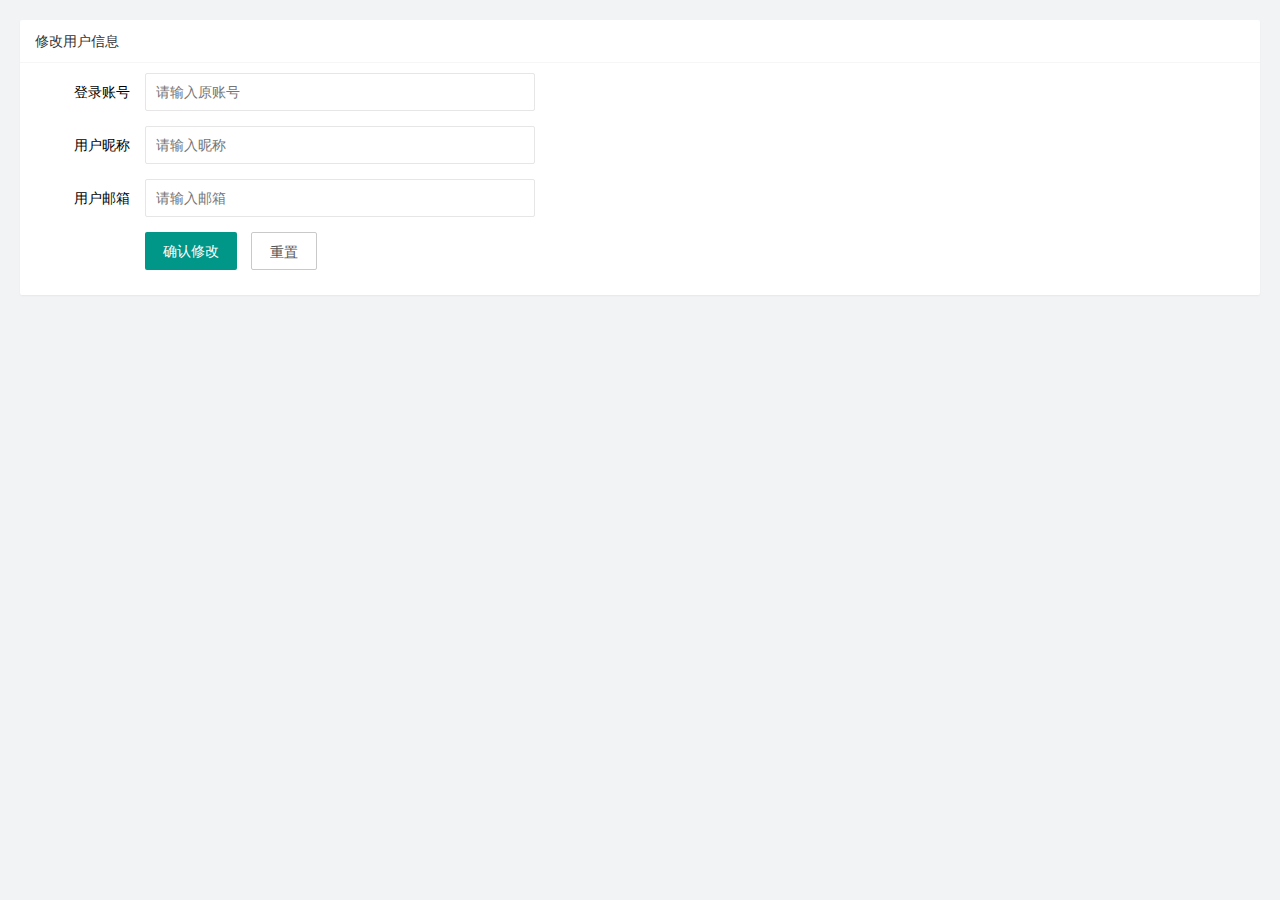
<file: iframe/user/userInfo/userInfo.html>
<!DOCTYPE html>
<html lang="en">

<head>
  <meta charset="UTF-8">
  <meta name="viewport" content="width=device-width, initial-scale=1.0">
  <title>Document</title>
  <link rel="stylesheet" href="../../../assets/lib/layui/css/layui.css">
  <link rel="stylesheet" href="./userInfo.css">
</head>

<body>

  <div class="layui-card">
    <div class="layui-card-header">修改用户信息</div>
    <div class="layui-card-body">
      <form class="layui-form" action="" lay-filter="user">
        <!-- 第一行：登录账号 -->
        <div class="layui-form-item">
          <label class="layui-form-label">登录账号</label>
          <div class="layui-input-block">
            <input type="text" name="username" disabled required lay-verify="required" placeholder="请输入原账号"
              autocomplete="off" class="layui-input">
          </div>
        </div>

        <!-- 第二行：用户昵称 -->
        <div class="layui-form-item">
          <label class="layui-form-label">用户昵称</label>
          <div class="layui-input-block">
            <input type="text" name="nickname" required lay-verify="required|nickname" placeholder="请输入昵称"
              autocomplete="off" class="layui-input">
          </div>
        </div>

        <!-- 第三行：用户邮箱 -->
        <div class="layui-form-item">
          <label class="layui-form-label">用户邮箱</label>
          <div class="layui-input-block">
            <input type="text" name="email" required lay-verify="required|email" placeholder="请输入邮箱" autocomplete="off"
              class="layui-input">
          </div>
        </div>

        <!-- 第四行: 按钮 -->
        <div class="layui-form-item">
          <div class="layui-input-block">
            <!-- 为了保存它的id, 这叫隐藏域, 方便修改时, 获取id的值 -->
            <input type="hidden" name="id">
            <button class="layui-btn" lay-submit>确认修改</button>
            <button type="reset" class="layui-btn layui-btn-primary my-reset">重置</button>
          </div>
        </div>
      </form>
    </div>
  </div>

  <script src="../../../assets/lib/jquery.js"></script>
  <script src="../../../assets/lib/layui/layui.all.js"></script>
  <script src="../../../assets/lib/axios.js"></script>
  <script src="../../../common/verify.js"></script>
  <script src="../../../common/utlis.js"></script>
  <script src="../../../API.js"></script>

  <script src="./userInfo.js"></script>
</body>

</html>
</file>
<file: assets/lib/layui/css/layui.css>
/** layui-v2.5.6 MIT License By https://www.layui.com */
 .layui-inline,img{display:inline-block;vertical-align:middle}h1,h2,h3,h4,h5,h6{font-weight:400}.layui-edge,.layui-header,.layui-inline,.layui-main{position:relative}.layui-body,.layui-edge,.layui-elip{overflow:hidden}.layui-btn,.layui-edge,.layui-inline,img{vertical-align:middle}.layui-btn,.layui-disabled,.layui-icon,.layui-unselect{-moz-user-select:none;-webkit-user-select:none;-ms-user-select:none}.layui-elip,.layui-form-checkbox span,.layui-form-pane .layui-form-label{text-overflow:ellipsis;white-space:nowrap}.layui-breadcrumb,.layui-tree-btnGroup{visibility:hidden}blockquote,body,button,dd,div,dl,dt,form,h1,h2,h3,h4,h5,h6,input,li,ol,p,pre,td,textarea,th,ul{margin:0;padding:0;-webkit-tap-highlight-color:rgba(0,0,0,0)}a:active,a:hover{outline:0}img{border:none}li{list-style:none}table{border-collapse:collapse;border-spacing:0}h4,h5,h6{font-size:100%}button,input,optgroup,option,select,textarea{font-family:inherit;font-size:inherit;font-style:inherit;font-weight:inherit;outline:0}pre{white-space:pre-wrap;white-space:-moz-pre-wrap;white-space:-pre-wrap;white-space:-o-pre-wrap;word-wrap:break-word}body{line-height:24px;font:14px Helvetica Neue,Helvetica,PingFang SC,Tahoma,Arial,sans-serif}hr{height:1px;margin:10px 0;border:0;clear:both}a{color:#333;text-decoration:none}a:hover{color:#777}a cite{font-style:normal;*cursor:pointer}.layui-border-box,.layui-border-box *{box-sizing:border-box}.layui-box,.layui-box *{box-sizing:content-box}.layui-clear{clear:both;*zoom:1}.layui-clear:after{content:'\20';clear:both;*zoom:1;display:block;height:0}.layui-inline{*display:inline;*zoom:1}.layui-edge{display:inline-block;width:0;height:0;border-width:6px;border-style:dashed;border-color:transparent}.layui-edge-top{top:-4px;border-bottom-color:#999;border-bottom-style:solid}.layui-edge-right{border-left-color:#999;border-left-style:solid}.layui-edge-bottom{top:2px;border-top-color:#999;border-top-style:solid}.layui-edge-left{border-right-color:#999;border-right-style:solid}.layui-disabled,.layui-disabled:hover{color:#d2d2d2!important;cursor:not-allowed!important}.layui-circle{border-radius:100%}.layui-show{display:block!important}.layui-hide{display:none!important}@font-face{font-family:layui-icon;src:url(../font/iconfont.eot?v=256);src:url(../font/iconfont.eot?v=256#iefix) format('embedded-opentype'),url(../font/iconfont.woff2?v=256) format('woff2'),url(../font/iconfont.woff?v=256) format('woff'),url(../font/iconfont.ttf?v=256) format('truetype'),url(../font/iconfont.svg?v=256#layui-icon) format('svg')}.layui-icon{font-family:layui-icon!important;font-size:16px;font-style:normal;-webkit-font-smoothing:antialiased;-moz-osx-font-smoothing:grayscale}.layui-icon-reply-fill:before{content:"\e611"}.layui-icon-set-fill:before{content:"\e614"}.layui-icon-menu-fill:before{content:"\e60f"}.layui-icon-search:before{content:"\e615"}.layui-icon-share:before{content:"\e641"}.layui-icon-set-sm:before{content:"\e620"}.layui-icon-engine:before{content:"\e628"}.layui-icon-close:before{content:"\1006"}.layui-icon-close-fill:before{content:"\1007"}.layui-icon-chart-screen:before{content:"\e629"}.layui-icon-star:before{content:"\e600"}.layui-icon-circle-dot:before{content:"\e617"}.layui-icon-chat:before{content:"\e606"}.layui-icon-release:before{content:"\e609"}.layui-icon-list:before{content:"\e60a"}.layui-icon-chart:before{content:"\e62c"}.layui-icon-ok-circle:before{content:"\1005"}.layui-icon-layim-theme:before{content:"\e61b"}.layui-icon-table:before{content:"\e62d"}.layui-icon-right:before{content:"\e602"}.layui-icon-left:before{content:"\e603"}.layui-icon-cart-simple:before{content:"\e698"}.layui-icon-face-cry:before{content:"\e69c"}.layui-icon-face-smile:before{content:"\e6af"}.layui-icon-survey:before{content:"\e6b2"}.layui-icon-tree:before{content:"\e62e"}.layui-icon-ie:before{content:"\e7bb"}.layui-icon-upload-circle:before{content:"\e62f"}.layui-icon-add-circle:before{content:"\e61f"}.layui-icon-download-circle:before{content:"\e601"}.layui-icon-templeate-1:before{content:"\e630"}.layui-icon-util:before{content:"\e631"}.layui-icon-face-surprised:before{content:"\e664"}.layui-icon-edit:before{content:"\e642"}.layui-icon-speaker:before{content:"\e645"}.layui-icon-down:before{content:"\e61a"}.layui-icon-file:before{content:"\e621"}.layui-icon-layouts:before{content:"\e632"}.layui-icon-rate-half:before{content:"\e6c9"}.layui-icon-add-circle-fine:before{content:"\e608"}.layui-icon-prev-circle:before{content:"\e633"}.layui-icon-read:before{content:"\e705"}.layui-icon-404:before{content:"\e61c"}.layui-icon-carousel:before{content:"\e634"}.layui-icon-help:before{content:"\e607"}.layui-icon-code-circle:before{content:"\e635"}.layui-icon-windows:before{content:"\e67f"}.layui-icon-water:before{content:"\e636"}.layui-icon-username:before{content:"\e66f"}.layui-icon-find-fill:before{content:"\e670"}.layui-icon-about:before{content:"\e60b"}.layui-icon-location:before{content:"\e715"}.layui-icon-up:before{content:"\e619"}.layui-icon-pause:before{content:"\e651"}.layui-icon-date:before{content:"\e637"}.layui-icon-layim-uploadfile:before{content:"\e61d"}.layui-icon-delete:before{content:"\e640"}.layui-icon-play:before{content:"\e652"}.layui-icon-top:before{content:"\e604"}.layui-icon-firefox:before{content:"\e686"}.layui-icon-friends:before{content:"\e612"}.layui-icon-refresh-3:before{content:"\e9aa"}.layui-icon-ok:before{content:"\e605"}.layui-icon-layer:before{content:"\e638"}.layui-icon-face-smile-fine:before{content:"\e60c"}.layui-icon-dollar:before{content:"\e659"}.layui-icon-group:before{content:"\e613"}.layui-icon-layim-download:before{content:"\e61e"}.layui-icon-picture-fine:before{content:"\e60d"}.layui-icon-link:before{content:"\e64c"}.layui-icon-diamond:before{content:"\e735"}.layui-icon-log:before{content:"\e60e"}.layui-icon-key:before{content:"\e683"}.layui-icon-rate-solid:before{content:"\e67a"}.layui-icon-fonts-del:before{content:"\e64f"}.layui-icon-unlink:before{content:"\e64d"}.layui-icon-fonts-clear:before{content:"\e639"}.layui-icon-triangle-r:before{content:"\e623"}.layui-icon-circle:before{content:"\e63f"}.layui-icon-radio:before{content:"\e643"}.layui-icon-align-center:before{content:"\e647"}.layui-icon-align-right:before{content:"\e648"}.layui-icon-align-left:before{content:"\e649"}.layui-icon-loading-1:before{content:"\e63e"}.layui-icon-return:before{content:"\e65c"}.layui-icon-fonts-strong:before{content:"\e62b"}.layui-icon-upload:before{content:"\e67c"}.layui-icon-dialogue:before{content:"\e63a"}.layui-icon-video:before{content:"\e6ed"}.layui-icon-headset:before{content:"\e6fc"}.layui-icon-cellphone-fine:before{content:"\e63b"}.layui-icon-add-1:before{content:"\e654"}.layui-icon-face-smile-b:before{content:"\e650"}.layui-icon-fonts-html:before{content:"\e64b"}.layui-icon-screen-full:before{content:"\e622"}.layui-icon-form:before{content:"\e63c"}.layui-icon-cart:before{content:"\e657"}.layui-icon-camera-fill:before{content:"\e65d"}.layui-icon-tabs:before{content:"\e62a"}.layui-icon-heart-fill:before{content:"\e68f"}.layui-icon-fonts-code:before{content:"\e64e"}.layui-icon-ios:before{content:"\e680"}.layui-icon-at:before{content:"\e687"}.layui-icon-fire:before{content:"\e756"}.layui-icon-set:before{content:"\e716"}.layui-icon-fonts-u:before{content:"\e646"}.layui-icon-triangle-d:before{content:"\e625"}.layui-icon-tips:before{content:"\e702"}.layui-icon-picture:before{content:"\e64a"}.layui-icon-more-vertical:before{content:"\e671"}.layui-icon-bluetooth:before{content:"\e689"}.layui-icon-flag:before{content:"\e66c"}.layui-icon-loading:before{content:"\e63d"}.layui-icon-fonts-i:before{content:"\e644"}.layui-icon-refresh-1:before{content:"\e666"}.layui-icon-rmb:before{content:"\e65e"}.layui-icon-addition:before{content:"\e624"}.layui-icon-home:before{content:"\e68e"}.layui-icon-time:before{content:"\e68d"}.layui-icon-user:before{content:"\e770"}.layui-icon-notice:before{content:"\e667"}.layui-icon-chrome:before{content:"\e68a"}.layui-icon-edge:before{content:"\e68b"}.layui-icon-login-weibo:before{content:"\e675"}.layui-icon-voice:before{content:"\e688"}.layui-icon-upload-drag:before{content:"\e681"}.layui-icon-login-qq:before{content:"\e676"}.layui-icon-snowflake:before{content:"\e6b1"}.layui-icon-heart:before{content:"\e68c"}.layui-icon-logout:before{content:"\e682"}.layui-icon-file-b:before{content:"\e655"}.layui-icon-template:before{content:"\e663"}.layui-icon-transfer:before{content:"\e691"}.layui-icon-auz:before{content:"\e672"}.layui-icon-console:before{content:"\e665"}.layui-icon-app:before{content:"\e653"}.layui-icon-prev:before{content:"\e65a"}.layui-icon-website:before{content:"\e7ae"}.layui-icon-next:before{content:"\e65b"}.layui-icon-component:before{content:"\e857"}.layui-icon-android:before{content:"\e684"}.layui-icon-more:before{content:"\e65f"}.layui-icon-login-wechat:before{content:"\e677"}.layui-icon-shrink-right:before{content:"\e668"}.layui-icon-spread-left:before{content:"\e66b"}.layui-icon-camera:before{content:"\e660"}.layui-icon-note:before{content:"\e66e"}.layui-icon-refresh:before{content:"\e669"}.layui-icon-female:before{content:"\e661"}.layui-icon-male:before{content:"\e662"}.layui-icon-screen-restore:before{content:"\e758"}.layui-icon-password:before{content:"\e673"}.layui-icon-senior:before{content:"\e674"}.layui-icon-theme:before{content:"\e66a"}.layui-icon-tread:before{content:"\e6c5"}.layui-icon-praise:before{content:"\e6c6"}.layui-icon-star-fill:before{content:"\e658"}.layui-icon-rate:before{content:"\e67b"}.layui-icon-template-1:before{content:"\e656"}.layui-icon-vercode:before{content:"\e679"}.layui-icon-service:before{content:"\e626"}.layui-icon-cellphone:before{content:"\e678"}.layui-icon-print:before{content:"\e66d"}.layui-icon-cols:before{content:"\e610"}.layui-icon-wifi:before{content:"\e7e0"}.layui-icon-export:before{content:"\e67d"}.layui-icon-rss:before{content:"\e808"}.layui-icon-slider:before{content:"\e714"}.layui-icon-email:before{content:"\e618"}.layui-icon-subtraction:before{content:"\e67e"}.layui-icon-mike:before{content:"\e6dc"}.layui-icon-light:before{content:"\e748"}.layui-icon-gift:before{content:"\e627"}.layui-icon-mute:before{content:"\e685"}.layui-icon-reduce-circle:before{content:"\e616"}.layui-icon-music:before{content:"\e690"}.layui-main{width:1140px;margin:0 auto}.layui-header{z-index:1000;height:60px}.layui-header a:hover{transition:all .5s;-webkit-transition:all .5s}.layui-side{position:fixed;left:0;top:0;bottom:0;z-index:999;width:200px;overflow-x:hidden}.layui-side-scroll{position:relative;width:220px;height:100%;overflow-x:hidden}.layui-body{position:absolute;left:200px;right:0;top:0;bottom:0;z-index:998;width:auto;overflow-y:auto;box-sizing:border-box}.layui-layout-body{overflow:hidden}.layui-layout-admin .layui-header{background-color:#23262E}.layui-layout-admin .layui-side{top:60px;width:200px;overflow-x:hidden}.layui-layout-admin .layui-body{position:fixed;top:60px;bottom:44px}.layui-layout-admin .layui-main{width:auto;margin:0 15px}.layui-layout-admin .layui-footer{position:fixed;left:200px;right:0;bottom:0;height:44px;line-height:44px;padding:0 15px;background-color:#eee}.layui-layout-admin .layui-logo{position:absolute;left:0;top:0;width:200px;height:100%;line-height:60px;text-align:center;color:#009688;font-size:16px}.layui-layout-admin .layui-header .layui-nav{background:0 0}.layui-layout-left{position:absolute!important;left:200px;top:0}.layui-layout-right{position:absolute!important;right:0;top:0}.layui-container{position:relative;margin:0 auto;padding:0 15px;box-sizing:border-box}.layui-fluid{position:relative;margin:0 auto;padding:0 15px}.layui-row:after,.layui-row:before{content:'';display:block;clear:both}.layui-col-lg1,.layui-col-lg10,.layui-col-lg11,.layui-col-lg12,.layui-col-lg2,.layui-col-lg3,.layui-col-lg4,.layui-col-lg5,.layui-col-lg6,.layui-col-lg7,.layui-col-lg8,.layui-col-lg9,.layui-col-md1,.layui-col-md10,.layui-col-md11,.layui-col-md12,.layui-col-md2,.layui-col-md3,.layui-col-md4,.layui-col-md5,.layui-col-md6,.layui-col-md7,.layui-col-md8,.layui-col-md9,.layui-col-sm1,.layui-col-sm10,.layui-col-sm11,.layui-col-sm12,.layui-col-sm2,.layui-col-sm3,.layui-col-sm4,.layui-col-sm5,.layui-col-sm6,.layui-col-sm7,.layui-col-sm8,.layui-col-sm9,.layui-col-xs1,.layui-col-xs10,.layui-col-xs11,.layui-col-xs12,.layui-col-xs2,.layui-col-xs3,.layui-col-xs4,.layui-col-xs5,.layui-col-xs6,.layui-col-xs7,.layui-col-xs8,.layui-col-xs9{position:relative;display:block;box-sizing:border-box}.layui-col-xs1,.layui-col-xs10,.layui-col-xs11,.layui-col-xs12,.layui-col-xs2,.layui-col-xs3,.layui-col-xs4,.layui-col-xs5,.layui-col-xs6,.layui-col-xs7,.layui-col-xs8,.layui-col-xs9{float:left}.layui-col-xs1{width:8.33333333%}.layui-col-xs2{width:16.66666667%}.layui-col-xs3{width:25%}.layui-col-xs4{width:33.33333333%}.layui-col-xs5{width:41.66666667%}.layui-col-xs6{width:50%}.layui-col-xs7{width:58.33333333%}.layui-col-xs8{width:66.66666667%}.layui-col-xs9{width:75%}.layui-col-xs10{width:83.33333333%}.layui-col-xs11{width:91.66666667%}.layui-col-xs12{width:100%}.layui-col-xs-offset1{margin-left:8.33333333%}.layui-col-xs-offset2{margin-left:16.66666667%}.layui-col-xs-offset3{margin-left:25%}.layui-col-xs-offset4{margin-left:33.33333333%}.layui-col-xs-offset5{margin-left:41.66666667%}.layui-col-xs-offset6{margin-left:50%}.layui-col-xs-offset7{margin-left:58.33333333%}.layui-col-xs-offset8{margin-left:66.66666667%}.layui-col-xs-offset9{margin-left:75%}.layui-col-xs-offset10{margin-left:83.33333333%}.layui-col-xs-offset11{margin-left:91.66666667%}.layui-col-xs-offset12{margin-left:100%}@media screen and (max-width:768px){.layui-hide-xs{display:none!important}.layui-show-xs-block{display:block!important}.layui-show-xs-inline{display:inline!important}.layui-show-xs-inline-block{display:inline-block!important}}@media screen and (min-width:768px){.layui-container{width:750px}.layui-hide-sm{display:none!important}.layui-show-sm-block{display:block!important}.layui-show-sm-inline{display:inline!important}.layui-show-sm-inline-block{display:inline-block!important}.layui-col-sm1,.layui-col-sm10,.layui-col-sm11,.layui-col-sm12,.layui-col-sm2,.layui-col-sm3,.layui-col-sm4,.layui-col-sm5,.layui-col-sm6,.layui-col-sm7,.layui-col-sm8,.layui-col-sm9{float:left}.layui-col-sm1{width:8.33333333%}.layui-col-sm2{width:16.66666667%}.layui-col-sm3{width:25%}.layui-col-sm4{width:33.33333333%}.layui-col-sm5{width:41.66666667%}.layui-col-sm6{width:50%}.layui-col-sm7{width:58.33333333%}.layui-col-sm8{width:66.66666667%}.layui-col-sm9{width:75%}.layui-col-sm10{width:83.33333333%}.layui-col-sm11{width:91.66666667%}.layui-col-sm12{width:100%}.layui-col-sm-offset1{margin-left:8.33333333%}.layui-col-sm-offset2{margin-left:16.66666667%}.layui-col-sm-offset3{margin-left:25%}.layui-col-sm-offset4{margin-left:33.33333333%}.layui-col-sm-offset5{margin-left:41.66666667%}.layui-col-sm-offset6{margin-left:50%}.layui-col-sm-offset7{margin-left:58.33333333%}.layui-col-sm-offset8{margin-left:66.66666667%}.layui-col-sm-offset9{margin-left:75%}.layui-col-sm-offset10{margin-left:83.33333333%}.layui-col-sm-offset11{margin-left:91.66666667%}.layui-col-sm-offset12{margin-left:100%}}@media screen and (min-width:992px){.layui-container{width:970px}.layui-hide-md{display:none!important}.layui-show-md-block{display:block!important}.layui-show-md-inline{display:inline!important}.layui-show-md-inline-block{display:inline-block!important}.layui-col-md1,.layui-col-md10,.layui-col-md11,.layui-col-md12,.layui-col-md2,.layui-col-md3,.layui-col-md4,.layui-col-md5,.layui-col-md6,.layui-col-md7,.layui-col-md8,.layui-col-md9{float:left}.layui-col-md1{width:8.33333333%}.layui-col-md2{width:16.66666667%}.layui-col-md3{width:25%}.layui-col-md4{width:33.33333333%}.layui-col-md5{width:41.66666667%}.layui-col-md6{width:50%}.layui-col-md7{width:58.33333333%}.layui-col-md8{width:66.66666667%}.layui-col-md9{width:75%}.layui-col-md10{width:83.33333333%}.layui-col-md11{width:91.66666667%}.layui-col-md12{width:100%}.layui-col-md-offset1{margin-left:8.33333333%}.layui-col-md-offset2{margin-left:16.66666667%}.layui-col-md-offset3{margin-left:25%}.layui-col-md-offset4{margin-left:33.33333333%}.layui-col-md-offset5{margin-left:41.66666667%}.layui-col-md-offset6{margin-left:50%}.layui-col-md-offset7{margin-left:58.33333333%}.layui-col-md-offset8{margin-left:66.66666667%}.layui-col-md-offset9{margin-left:75%}.layui-col-md-offset10{margin-left:83.33333333%}.layui-col-md-offset11{margin-left:91.66666667%}.layui-col-md-offset12{margin-left:100%}}@media screen and (min-width:1200px){.layui-container{width:1170px}.layui-hide-lg{display:none!important}.layui-show-lg-block{display:block!important}.layui-show-lg-inline{display:inline!important}.layui-show-lg-inline-block{display:inline-block!important}.layui-col-lg1,.layui-col-lg10,.layui-col-lg11,.layui-col-lg12,.layui-col-lg2,.layui-col-lg3,.layui-col-lg4,.layui-col-lg5,.layui-col-lg6,.layui-col-lg7,.layui-col-lg8,.layui-col-lg9{float:left}.layui-col-lg1{width:8.33333333%}.layui-col-lg2{width:16.66666667%}.layui-col-lg3{width:25%}.layui-col-lg4{width:33.33333333%}.layui-col-lg5{width:41.66666667%}.layui-col-lg6{width:50%}.layui-col-lg7{width:58.33333333%}.layui-col-lg8{width:66.66666667%}.layui-col-lg9{width:75%}.layui-col-lg10{width:83.33333333%}.layui-col-lg11{width:91.66666667%}.layui-col-lg12{width:100%}.layui-col-lg-offset1{margin-left:8.33333333%}.layui-col-lg-offset2{margin-left:16.66666667%}.layui-col-lg-offset3{margin-left:25%}.layui-col-lg-offset4{margin-left:33.33333333%}.layui-col-lg-offset5{margin-left:41.66666667%}.layui-col-lg-offset6{margin-left:50%}.layui-col-lg-offset7{margin-left:58.33333333%}.layui-col-lg-offset8{margin-left:66.66666667%}.layui-col-lg-offset9{margin-left:75%}.layui-col-lg-offset10{margin-left:83.33333333%}.layui-col-lg-offset11{margin-left:91.66666667%}.layui-col-lg-offset12{margin-left:100%}}.layui-col-space1{margin:-.5px}.layui-col-space1>*{padding:.5px}.layui-col-space2{margin:-1px}.layui-col-space2>*{padding:1px}.layui-col-space4{margin:-2px}.layui-col-space4>*{padding:2px}.layui-col-space5{margin:-2.5px}.layui-col-space5>*{padding:2.5px}.layui-col-space6{margin:-3px}.layui-col-space6>*{padding:3px}.layui-col-space8{margin:-4px}.layui-col-space8>*{padding:4px}.layui-col-space10{margin:-5px}.layui-col-space10>*{padding:5px}.layui-col-space12{margin:-6px}.layui-col-space12>*{padding:6px}.layui-col-space14{margin:-7px}.layui-col-space14>*{padding:7px}.layui-col-space15{margin:-7.5px}.layui-col-space15>*{padding:7.5px}.layui-col-space16{margin:-8px}.layui-col-space16>*{padding:8px}.layui-col-space18{margin:-9px}.layui-col-space18>*{padding:9px}.layui-col-space20{margin:-10px}.layui-col-space20>*{padding:10px}.layui-col-space22{margin:-11px}.layui-col-space22>*{padding:11px}.layui-col-space24{margin:-12px}.layui-col-space24>*{padding:12px}.layui-col-space25{margin:-12.5px}.layui-col-space25>*{padding:12.5px}.layui-col-space26{margin:-13px}.layui-col-space26>*{padding:13px}.layui-col-space28{margin:-14px}.layui-col-space28>*{padding:14px}.layui-col-space30{margin:-15px}.layui-col-space30>*{padding:15px}.layui-btn,.layui-input,.layui-select,.layui-textarea,.layui-upload-button{outline:0;-webkit-appearance:none;transition:all .3s;-webkit-transition:all .3s;box-sizing:border-box}.layui-elem-quote{margin-bottom:10px;padding:15px;line-height:22px;border-left:5px solid #009688;border-radius:0 2px 2px 0;background-color:#f2f2f2}.layui-quote-nm{border-style:solid;border-width:1px 1px 1px 5px;background:0 0}.layui-elem-field{margin-bottom:10px;padding:0;border-width:1px;border-style:solid}.layui-elem-field legend{margin-left:20px;padding:0 10px;font-size:20px;font-weight:300}.layui-field-title{margin:10px 0 20px;border-width:1px 0 0}.layui-field-box{padding:10px 15px}.layui-field-title .layui-field-box{padding:10px 0}.layui-progress{position:relative;height:6px;border-radius:20px;background-color:#e2e2e2}.layui-progress-bar{position:absolute;left:0;top:0;width:0;max-width:100%;height:6px;border-radius:20px;text-align:right;background-color:#5FB878;transition:all .3s;-webkit-transition:all .3s}.layui-progress-big,.layui-progress-big .layui-progress-bar{height:18px;line-height:18px}.layui-progress-text{position:relative;top:-20px;line-height:18px;font-size:12px;color:#666}.layui-progress-big .layui-progress-text{position:static;padding:0 10px;color:#fff}.layui-collapse{border-width:1px;border-style:solid;border-radius:2px}.layui-colla-content,.layui-colla-item{border-top-width:1px;border-top-style:solid}.layui-colla-item:first-child{border-top:none}.layui-colla-title{position:relative;height:42px;line-height:42px;padding:0 15px 0 35px;color:#333;background-color:#f2f2f2;cursor:pointer;font-size:14px;overflow:hidden}.layui-colla-content{display:none;padding:10px 15px;line-height:22px;color:#666}.layui-colla-icon{position:absolute;left:15px;top:0;font-size:14px}.layui-card{margin-bottom:15px;border-radius:2px;background-color:#fff;box-shadow:0 1px 2px 0 rgba(0,0,0,.05)}.layui-card:last-child{margin-bottom:0}.layui-card-header{position:relative;height:42px;line-height:42px;padding:0 15px;border-bottom:1px solid #f6f6f6;color:#333;border-radius:2px 2px 0 0;font-size:14px}.layui-bg-black,.layui-bg-blue,.layui-bg-cyan,.layui-bg-green,.layui-bg-orange,.layui-bg-red{color:#fff!important}.layui-card-body{position:relative;padding:10px 15px;line-height:24px}.layui-card-body[pad15]{padding:15px}.layui-card-body[pad20]{padding:20px}.layui-card-body .layui-table{margin:5px 0}.layui-card .layui-tab{margin:0}.layui-panel-window{position:relative;padding:15px;border-radius:0;border-top:5px solid #E6E6E6;background-color:#fff}.layui-auxiliar-moving{position:fixed;left:0;right:0;top:0;bottom:0;width:100%;height:100%;background:0 0;z-index:9999999999}.layui-form-label,.layui-form-mid,.layui-form-select,.layui-input-block,.layui-input-inline,.layui-textarea{position:relative}.layui-bg-red{background-color:#FF5722!important}.layui-bg-orange{background-color:#FFB800!important}.layui-bg-green{background-color:#009688!important}.layui-bg-cyan{background-color:#2F4056!important}.layui-bg-blue{background-color:#1E9FFF!important}.layui-bg-black{background-color:#393D49!important}.layui-bg-gray{background-color:#eee!important;color:#666!important}.layui-badge-rim,.layui-colla-content,.layui-colla-item,.layui-collapse,.layui-elem-field,.layui-form-pane .layui-form-item[pane],.layui-form-pane .layui-form-label,.layui-input,.layui-layedit,.layui-layedit-tool,.layui-quote-nm,.layui-select,.layui-tab-bar,.layui-tab-card,.layui-tab-title,.layui-tab-title .layui-this:after,.layui-textarea{border-color:#e6e6e6}.layui-timeline-item:before,hr{background-color:#e6e6e6}.layui-text{line-height:22px;font-size:14px;color:#666}.layui-text h1,.layui-text h2,.layui-text h3{font-weight:500;color:#333}.layui-text h1{font-size:30px}.layui-text h2{font-size:24px}.layui-text h3{font-size:18px}.layui-text a:not(.layui-btn){color:#01AAED}.layui-text a:not(.layui-btn):hover{text-decoration:underline}.layui-text ul{padding:5px 0 5px 15px}.layui-text ul li{margin-top:5px;list-style-type:disc}.layui-text em,.layui-word-aux{color:#999!important;padding:0 5px!important}.layui-btn{display:inline-block;height:38px;line-height:38px;padding:0 18px;background-color:#009688;color:#fff;white-space:nowrap;text-align:center;font-size:14px;border:none;border-radius:2px;cursor:pointer}.layui-btn:hover{opacity:.8;filter:alpha(opacity=80);color:#fff}.layui-btn:active{opacity:1;filter:alpha(opacity=100)}.layui-btn+.layui-btn{margin-left:10px}.layui-btn-container{font-size:0}.layui-btn-container .layui-btn{margin-right:10px;margin-bottom:10px}.layui-btn-container .layui-btn+.layui-btn{margin-left:0}.layui-table .layui-btn-container .layui-btn{margin-bottom:9px}.layui-btn-radius{border-radius:100px}.layui-btn .layui-icon{margin-right:3px;font-size:18px;vertical-align:bottom;vertical-align:middle\9}.layui-btn-primary{border:1px solid #C9C9C9;background-color:#fff;color:#555}.layui-btn-primary:hover{border-color:#009688;color:#333}.layui-btn-normal{background-color:#1E9FFF}.layui-btn-warm{background-color:#FFB800}.layui-btn-danger{background-color:#FF5722}.layui-btn-checked{background-color:#5FB878}.layui-btn-disabled,.layui-btn-disabled:active,.layui-btn-disabled:hover{border:1px solid #e6e6e6;background-color:#FBFBFB;color:#C9C9C9;cursor:not-allowed;opacity:1}.layui-btn-lg{height:44px;line-height:44px;padding:0 25px;font-size:16px}.layui-btn-sm{height:30px;line-height:30px;padding:0 10px;font-size:12px}.layui-btn-sm i{font-size:16px!important}.layui-btn-xs{height:22px;line-height:22px;padding:0 5px;font-size:12px}.layui-btn-xs i{font-size:14px!important}.layui-btn-group{display:inline-block;vertical-align:middle;font-size:0}.layui-btn-group .layui-btn{margin-left:0!important;margin-right:0!important;border-left:1px solid rgba(255,255,255,.5);border-radius:0}.layui-btn-group .layui-btn-primary{border-left:none}.layui-btn-group .layui-btn-primary:hover{border-color:#C9C9C9;color:#009688}.layui-btn-group .layui-btn:first-child{border-left:none;border-radius:2px 0 0 2px}.layui-btn-group .layui-btn-primary:first-child{border-left:1px solid #c9c9c9}.layui-btn-group .layui-btn:last-child{border-radius:0 2px 2px 0}.layui-btn-group .layui-btn+.layui-btn{margin-left:0}.layui-btn-group+.layui-btn-group{margin-left:10px}.layui-btn-fluid{width:100%}.layui-input,.layui-select,.layui-textarea{height:38px;line-height:1.3;line-height:38px\9;border-width:1px;border-style:solid;background-color:#fff;border-radius:2px}.layui-input::-webkit-input-placeholder,.layui-select::-webkit-input-placeholder,.layui-textarea::-webkit-input-placeholder{line-height:1.3}.layui-input,.layui-textarea{display:block;width:100%;padding-left:10px}.layui-input:hover,.layui-textarea:hover{border-color:#D2D2D2!important}.layui-input:focus,.layui-textarea:focus{border-color:#C9C9C9!important}.layui-textarea{min-height:100px;height:auto;line-height:20px;padding:6px 10px;resize:vertical}.layui-select{padding:0 10px}.layui-form input[type=checkbox],.layui-form input[type=radio],.layui-form select{display:none}.layui-form [lay-ignore]{display:initial}.layui-form-item{margin-bottom:15px;clear:both;*zoom:1}.layui-form-item:after{content:'\20';clear:both;*zoom:1;display:block;height:0}.layui-form-label{float:left;display:block;padding:9px 15px;width:80px;font-weight:400;line-height:20px;text-align:right}.layui-form-label-col{display:block;float:none;padding:9px 0;line-height:20px;text-align:left}.layui-form-item .layui-inline{margin-bottom:5px;margin-right:10px}.layui-input-block{margin-left:110px;min-height:36px}.layui-input-inline{display:inline-block;vertical-align:middle}.layui-form-item .layui-input-inline{float:left;width:190px;margin-right:10px}.layui-form-text .layui-input-inline{width:auto}.layui-form-mid{float:left;display:block;padding:9px 0!important;line-height:20px;margin-right:10px}.layui-form-danger+.layui-form-select .layui-input,.layui-form-danger:focus{border-color:#FF5722!important}.layui-form-select .layui-input{padding-right:30px;cursor:pointer}.layui-form-select .layui-edge{position:absolute;right:10px;top:50%;margin-top:-3px;cursor:pointer;border-width:6px;border-top-color:#c2c2c2;border-top-style:solid;transition:all .3s;-webkit-transition:all .3s}.layui-form-select dl{display:none;position:absolute;left:0;top:42px;padding:5px 0;z-index:899;min-width:100%;border:1px solid #d2d2d2;max-height:300px;overflow-y:auto;background-color:#fff;border-radius:2px;box-shadow:0 2px 4px rgba(0,0,0,.12);box-sizing:border-box}.layui-form-select dl dd,.layui-form-select dl dt{padding:0 10px;line-height:36px;white-space:nowrap;overflow:hidden;text-overflow:ellipsis}.layui-form-select dl dt{font-size:12px;color:#999}.layui-form-select dl dd{cursor:pointer}.layui-form-select dl dd:hover{background-color:#f2f2f2;-webkit-transition:.5s all;transition:.5s all}.layui-form-select .layui-select-group dd{padding-left:20px}.layui-form-select dl dd.layui-select-tips{padding-left:10px!important;color:#999}.layui-form-select dl dd.layui-this{background-color:#5FB878;color:#fff}.layui-form-checkbox,.layui-form-select dl dd.layui-disabled{background-color:#fff}.layui-form-selected dl{display:block}.layui-form-checkbox,.layui-form-checkbox *,.layui-form-switch{display:inline-block;vertical-align:middle}.layui-form-selected .layui-edge{margin-top:-9px;-webkit-transform:rotate(180deg);transform:rotate(180deg);margin-top:-3px\9}:root .layui-form-selected .layui-edge{margin-top:-9px\0/IE9}.layui-form-selectup dl{top:auto;bottom:42px}.layui-select-none{margin:5px 0;text-align:center;color:#999}.layui-select-disabled .layui-disabled{border-color:#eee!important}.layui-select-disabled .layui-edge{border-top-color:#d2d2d2}.layui-form-checkbox{position:relative;height:30px;line-height:30px;margin-right:10px;padding-right:30px;cursor:pointer;font-size:0;-webkit-transition:.1s linear;transition:.1s linear;box-sizing:border-box}.layui-form-checkbox span{padding:0 10px;height:100%;font-size:14px;border-radius:2px 0 0 2px;background-color:#d2d2d2;color:#fff;overflow:hidden}.layui-form-checkbox:hover span{background-color:#c2c2c2}.layui-form-checkbox i{position:absolute;right:0;top:0;width:30px;height:28px;border:1px solid #d2d2d2;border-left:none;border-radius:0 2px 2px 0;color:#fff;font-size:20px;text-align:center}.layui-form-checkbox:hover i{border-color:#c2c2c2;color:#c2c2c2}.layui-form-checked,.layui-form-checked:hover{border-color:#5FB878}.layui-form-checked span,.layui-form-checked:hover span{background-color:#5FB878}.layui-form-checked i,.layui-form-checked:hover i{color:#5FB878}.layui-form-item .layui-form-checkbox{margin-top:4px}.layui-form-checkbox[lay-skin=primary]{height:auto!important;line-height:normal!important;min-width:18px;min-height:18px;border:none!important;margin-right:0;padding-left:28px;padding-right:0;background:0 0}.layui-form-checkbox[lay-skin=primary] span{padding-left:0;padding-right:15px;line-height:18px;background:0 0;color:#666}.layui-form-checkbox[lay-skin=primary] i{right:auto;left:0;width:16px;height:16px;line-height:16px;border:1px solid #d2d2d2;font-size:12px;border-radius:2px;background-color:#fff;-webkit-transition:.1s linear;transition:.1s linear}.layui-form-checkbox[lay-skin=primary]:hover i{border-color:#5FB878;color:#fff}.layui-form-checked[lay-skin=primary] i{border-color:#5FB878!important;background-color:#5FB878;color:#fff}.layui-checkbox-disbaled[lay-skin=primary] span{background:0 0!important;color:#c2c2c2}.layui-checkbox-disbaled[lay-skin=primary]:hover i{border-color:#d2d2d2}.layui-form-item .layui-form-checkbox[lay-skin=primary]{margin-top:10px}.layui-form-switch{position:relative;height:22px;line-height:22px;min-width:35px;padding:0 5px;margin-top:8px;border:1px solid #d2d2d2;border-radius:20px;cursor:pointer;background-color:#fff;-webkit-transition:.1s linear;transition:.1s linear}.layui-form-switch i{position:absolute;left:5px;top:3px;width:16px;height:16px;border-radius:20px;background-color:#d2d2d2;-webkit-transition:.1s linear;transition:.1s linear}.layui-form-switch em{position:relative;top:0;width:25px;margin-left:21px;padding:0!important;text-align:center!important;color:#999!important;font-style:normal!important;font-size:12px}.layui-form-onswitch{border-color:#5FB878;background-color:#5FB878}.layui-checkbox-disbaled,.layui-checkbox-disbaled i{border-color:#e2e2e2!important}.layui-form-onswitch i{left:100%;margin-left:-21px;background-color:#fff}.layui-form-onswitch em{margin-left:5px;margin-right:21px;color:#fff!important}.layui-checkbox-disbaled span{background-color:#e2e2e2!important}.layui-checkbox-disbaled:hover i{color:#fff!important}[lay-radio]{display:none}.layui-form-radio,.layui-form-radio *{display:inline-block;vertical-align:middle}.layui-form-radio{line-height:28px;margin:6px 10px 0 0;padding-right:10px;cursor:pointer;font-size:0}.layui-form-radio *{font-size:14px}.layui-form-radio>i{margin-right:8px;font-size:22px;color:#c2c2c2}.layui-form-radio>i:hover,.layui-form-radioed>i{color:#5FB878}.layui-radio-disbaled>i{color:#e2e2e2!important}.layui-form-pane .layui-form-label{width:110px;padding:8px 15px;height:38px;line-height:20px;border-width:1px;border-style:solid;border-radius:2px 0 0 2px;text-align:center;background-color:#FBFBFB;overflow:hidden;box-sizing:border-box}.layui-form-pane .layui-input-inline{margin-left:-1px}.layui-form-pane .layui-input-block{margin-left:110px;left:-1px}.layui-form-pane .layui-input{border-radius:0 2px 2px 0}.layui-form-pane .layui-form-text .layui-form-label{float:none;width:100%;border-radius:2px;box-sizing:border-box;text-align:left}.layui-form-pane .layui-form-text .layui-input-inline{display:block;margin:0;top:-1px;clear:both}.layui-form-pane .layui-form-text .layui-input-block{margin:0;left:0;top:-1px}.layui-form-pane .layui-form-text .layui-textarea{min-height:100px;border-radius:0 0 2px 2px}.layui-form-pane .layui-form-checkbox{margin:4px 0 4px 10px}.layui-form-pane .layui-form-radio,.layui-form-pane .layui-form-switch{margin-top:6px;margin-left:10px}.layui-form-pane .layui-form-item[pane]{position:relative;border-width:1px;border-style:solid}.layui-form-pane .layui-form-item[pane] .layui-form-label{position:absolute;left:0;top:0;height:100%;border-width:0 1px 0 0}.layui-form-pane .layui-form-item[pane] .layui-input-inline{margin-left:110px}@media screen and (max-width:450px){.layui-form-item .layui-form-label{text-overflow:ellipsis;overflow:hidden;white-space:nowrap}.layui-form-item .layui-inline{display:block;margin-right:0;margin-bottom:20px;clear:both}.layui-form-item .layui-inline:after{content:'\20';clear:both;display:block;height:0}.layui-form-item .layui-input-inline{display:block;float:none;left:-3px;width:auto;margin:0 0 10px 112px}.layui-form-item .layui-input-inline+.layui-form-mid{margin-left:110px;top:-5px;padding:0}.layui-form-item .layui-form-checkbox{margin-right:5px;margin-bottom:5px}}.layui-layedit{border-width:1px;border-style:solid;border-radius:2px}.layui-layedit-tool{padding:3px 5px;border-bottom-width:1px;border-bottom-style:solid;font-size:0}.layedit-tool-fixed{position:fixed;top:0;border-top:1px solid #e2e2e2}.layui-layedit-tool .layedit-tool-mid,.layui-layedit-tool .layui-icon{display:inline-block;vertical-align:middle;text-align:center;font-size:14px}.layui-layedit-tool .layui-icon{position:relative;width:32px;height:30px;line-height:30px;margin:3px 5px;color:#777;cursor:pointer;border-radius:2px}.layui-layedit-tool .layui-icon:hover{color:#393D49}.layui-layedit-tool .layui-icon:active{color:#000}.layui-layedit-tool .layedit-tool-active{background-color:#e2e2e2;color:#000}.layui-layedit-tool .layui-disabled,.layui-layedit-tool .layui-disabled:hover{color:#d2d2d2;cursor:not-allowed}.layui-layedit-tool .layedit-tool-mid{width:1px;height:18px;margin:0 10px;background-color:#d2d2d2}.layedit-tool-html{width:50px!important;font-size:30px!important}.layedit-tool-b,.layedit-tool-code,.layedit-tool-help{font-size:16px!important}.layedit-tool-d,.layedit-tool-face,.layedit-tool-image,.layedit-tool-unlink{font-size:18px!important}.layedit-tool-image input{position:absolute;font-size:0;left:0;top:0;width:100%;height:100%;opacity:.01;filter:Alpha(opacity=1);cursor:pointer}.layui-layedit-iframe iframe{display:block;width:100%}#LAY_layedit_code{overflow:hidden}.layui-laypage{display:inline-block;*display:inline;*zoom:1;vertical-align:middle;margin:10px 0;font-size:0}.layui-laypage>a:first-child,.layui-laypage>a:first-child em{border-radius:2px 0 0 2px}.layui-laypage>a:last-child,.layui-laypage>a:last-child em{border-radius:0 2px 2px 0}.layui-laypage>:first-child{margin-left:0!important}.layui-laypage>:last-child{margin-right:0!important}.layui-laypage a,.layui-laypage button,.layui-laypage input,.layui-laypage select,.layui-laypage span{border:1px solid #e2e2e2}.layui-laypage a,.layui-laypage span{display:inline-block;*display:inline;*zoom:1;vertical-align:middle;padding:0 15px;height:28px;line-height:28px;margin:0 -1px 5px 0;background-color:#fff;color:#333;font-size:12px}.layui-flow-more a *,.layui-laypage input,.layui-table-view select[lay-ignore]{display:inline-block}.layui-laypage a:hover{color:#009688}.layui-laypage em{font-style:normal}.layui-laypage .layui-laypage-spr{color:#999;font-weight:700}.layui-laypage a{text-decoration:none}.layui-laypage .layui-laypage-curr{position:relative}.layui-laypage .layui-laypage-curr em{position:relative;color:#fff}.layui-laypage .layui-laypage-curr .layui-laypage-em{position:absolute;left:-1px;top:-1px;padding:1px;width:100%;height:100%;background-color:#009688}.layui-laypage-em{border-radius:2px}.layui-laypage-next em,.layui-laypage-prev em{font-family:Sim sun;font-size:16px}.layui-laypage .layui-laypage-count,.layui-laypage .layui-laypage-limits,.layui-laypage .layui-laypage-refresh,.layui-laypage .layui-laypage-skip{margin-left:10px;margin-right:10px;padding:0;border:none}.layui-laypage .layui-laypage-limits,.layui-laypage .layui-laypage-refresh{vertical-align:top}.layui-laypage .layui-laypage-refresh i{font-size:18px;cursor:pointer}.layui-laypage select{height:22px;padding:3px;border-radius:2px;cursor:pointer}.layui-laypage .layui-laypage-skip{height:30px;line-height:30px;color:#999}.layui-laypage button,.layui-laypage input{height:30px;line-height:30px;border-radius:2px;vertical-align:top;background-color:#fff;box-sizing:border-box}.layui-laypage input{width:40px;margin:0 10px;padding:0 3px;text-align:center}.layui-laypage input:focus,.layui-laypage select:focus{border-color:#009688!important}.layui-laypage button{margin-left:10px;padding:0 10px;cursor:pointer}.layui-table,.layui-table-view{margin:10px 0}.layui-flow-more{margin:10px 0;text-align:center;color:#999;font-size:14px}.layui-flow-more a{height:32px;line-height:32px}.layui-flow-more a *{vertical-align:top}.layui-flow-more a cite{padding:0 20px;border-radius:3px;background-color:#eee;color:#333;font-style:normal}.layui-flow-more a cite:hover{opacity:.8}.layui-flow-more a i{font-size:30px;color:#737383}.layui-table{width:100%;background-color:#fff;color:#666}.layui-table tr{transition:all .3s;-webkit-transition:all .3s}.layui-table th{text-align:left;font-weight:400}.layui-table tbody tr:hover,.layui-table thead tr,.layui-table-click,.layui-table-header,.layui-table-hover,.layui-table-mend,.layui-table-patch,.layui-table-tool,.layui-table-total,.layui-table-total tr,.layui-table[lay-even] tr:nth-child(even){background-color:#f2f2f2}.layui-table td,.layui-table th,.layui-table-col-set,.layui-table-fixed-r,.layui-table-grid-down,.layui-table-header,.layui-table-page,.layui-table-tips-main,.layui-table-tool,.layui-table-total,.layui-table-view,.layui-table[lay-skin=line],.layui-table[lay-skin=row]{border-width:1px;border-style:solid;border-color:#e6e6e6}.layui-table td,.layui-table th{position:relative;padding:9px 15px;min-height:20px;line-height:20px;font-size:14px}.layui-table[lay-skin=line] td,.layui-table[lay-skin=line] th{border-width:0 0 1px}.layui-table[lay-skin=row] td,.layui-table[lay-skin=row] th{border-width:0 1px 0 0}.layui-table[lay-skin=nob] td,.layui-table[lay-skin=nob] th{border:none}.layui-table img{max-width:100px}.layui-table[lay-size=lg] td,.layui-table[lay-size=lg] th{padding:15px 30px}.layui-table-view .layui-table[lay-size=lg] .layui-table-cell{height:40px;line-height:40px}.layui-table[lay-size=sm] td,.layui-table[lay-size=sm] th{font-size:12px;padding:5px 10px}.layui-table-view .layui-table[lay-size=sm] .layui-table-cell{height:20px;line-height:20px}.layui-table[lay-data]{display:none}.layui-table-box{position:relative;overflow:hidden}.layui-table-view .layui-table{position:relative;width:auto;margin:0}.layui-table-view .layui-table[lay-skin=line]{border-width:0 1px 0 0}.layui-table-view .layui-table[lay-skin=row]{border-width:0 0 1px}.layui-table-view .layui-table td,.layui-table-view .layui-table th{padding:5px 0;border-top:none;border-left:none}.layui-table-view .layui-table th.layui-unselect .layui-table-cell span{cursor:pointer}.layui-table-view .layui-table td{cursor:default}.layui-table-view .layui-table td[data-edit=text]{cursor:text}.layui-table-view .layui-form-checkbox[lay-skin=primary] i{width:18px;height:18px}.layui-table-view .layui-form-radio{line-height:0;padding:0}.layui-table-view .layui-form-radio>i{margin:0;font-size:20px}.layui-table-init{position:absolute;left:0;top:0;width:100%;height:100%;text-align:center;z-index:110}.layui-table-init .layui-icon{position:absolute;left:50%;top:50%;margin:-15px 0 0 -15px;font-size:30px;color:#c2c2c2}.layui-table-header{border-width:0 0 1px;overflow:hidden}.layui-table-header .layui-table{margin-bottom:-1px}.layui-table-tool .layui-inline[lay-event]{position:relative;width:26px;height:26px;padding:5px;line-height:16px;margin-right:10px;text-align:center;color:#333;border:1px solid #ccc;cursor:pointer;-webkit-transition:.5s all;transition:.5s all}.layui-table-tool .layui-inline[lay-event]:hover{border:1px solid #999}.layui-table-tool-temp{padding-right:120px}.layui-table-tool-self{position:absolute;right:17px;top:10px}.layui-table-tool .layui-table-tool-self .layui-inline[lay-event]{margin:0 0 0 10px}.layui-table-tool-panel{position:absolute;top:29px;left:-1px;padding:5px 0;min-width:150px;min-height:40px;border:1px solid #d2d2d2;text-align:left;overflow-y:auto;background-color:#fff;box-shadow:0 2px 4px rgba(0,0,0,.12)}.layui-table-cell,.layui-table-tool-panel li{overflow:hidden;text-overflow:ellipsis;white-space:nowrap}.layui-table-tool-panel li{padding:0 10px;line-height:30px;-webkit-transition:.5s all;transition:.5s all}.layui-table-tool-panel li .layui-form-checkbox[lay-skin=primary]{width:100%;padding-left:28px}.layui-table-tool-panel li:hover{background-color:#f2f2f2}.layui-table-tool-panel li .layui-form-checkbox[lay-skin=primary] i{position:absolute;left:0;top:0}.layui-table-tool-panel li .layui-form-checkbox[lay-skin=primary] span{padding:0}.layui-table-tool .layui-table-tool-self .layui-table-tool-panel{left:auto;right:-1px}.layui-table-col-set{position:absolute;right:0;top:0;width:20px;height:100%;border-width:0 0 0 1px;background-color:#fff}.layui-table-sort{width:10px;height:20px;margin-left:5px;cursor:pointer!important}.layui-table-sort .layui-edge{position:absolute;left:5px;border-width:5px}.layui-table-sort .layui-table-sort-asc{top:3px;border-top:none;border-bottom-style:solid;border-bottom-color:#b2b2b2}.layui-table-sort .layui-table-sort-asc:hover{border-bottom-color:#666}.layui-table-sort .layui-table-sort-desc{bottom:5px;border-bottom:none;border-top-style:solid;border-top-color:#b2b2b2}.layui-table-sort .layui-table-sort-desc:hover{border-top-color:#666}.layui-table-sort[lay-sort=asc] .layui-table-sort-asc{border-bottom-color:#000}.layui-table-sort[lay-sort=desc] .layui-table-sort-desc{border-top-color:#000}.layui-table-cell{height:28px;line-height:28px;padding:0 15px;position:relative;box-sizing:border-box}.layui-table-cell .layui-form-checkbox[lay-skin=primary]{top:-1px;padding:0}.layui-table-cell .layui-table-link{color:#01AAED}.laytable-cell-checkbox,.laytable-cell-numbers,.laytable-cell-radio,.laytable-cell-space{padding:0;text-align:center}.layui-table-body{position:relative;overflow:auto;margin-right:-1px;margin-bottom:-1px}.layui-table-body .layui-none{line-height:26px;padding:15px;text-align:center;color:#999}.layui-table-fixed{position:absolute;left:0;top:0;z-index:101}.layui-table-fixed .layui-table-body{overflow:hidden}.layui-table-fixed-l{box-shadow:0 -1px 8px rgba(0,0,0,.08)}.layui-table-fixed-r{left:auto;right:-1px;border-width:0 0 0 1px;box-shadow:-1px 0 8px rgba(0,0,0,.08)}.layui-table-fixed-r .layui-table-header{position:relative;overflow:visible}.layui-table-mend{position:absolute;right:-49px;top:0;height:100%;width:50px}.layui-table-tool{position:relative;z-index:890;width:100%;min-height:50px;line-height:30px;padding:10px 15px;border-width:0 0 1px}.layui-table-tool .layui-btn-container{margin-bottom:-10px}.layui-table-page,.layui-table-total{border-width:1px 0 0;margin-bottom:-1px;overflow:hidden}.layui-table-page{position:relative;width:100%;padding:7px 7px 0;height:41px;font-size:12px;white-space:nowrap}.layui-table-page>div{height:26px}.layui-table-page .layui-laypage{margin:0}.layui-table-page .layui-laypage a,.layui-table-page .layui-laypage span{height:26px;line-height:26px;margin-bottom:10px;border:none;background:0 0}.layui-table-page .layui-laypage a,.layui-table-page .layui-laypage span.layui-laypage-curr{padding:0 12px}.layui-table-page .layui-laypage span{margin-left:0;padding:0}.layui-table-page .layui-laypage .layui-laypage-prev{margin-left:-7px!important}.layui-table-page .layui-laypage .layui-laypage-curr .layui-laypage-em{left:0;top:0;padding:0}.layui-table-page .layui-laypage button,.layui-table-page .layui-laypage input{height:26px;line-height:26px}.layui-table-page .layui-laypage input{width:40px}.layui-table-page .layui-laypage button{padding:0 10px}.layui-table-page select{height:18px}.layui-table-patch .layui-table-cell{padding:0;width:30px}.layui-table-edit{position:absolute;left:0;top:0;width:100%;height:100%;padding:0 14px 1px;border-radius:0;box-shadow:1px 1px 20px rgba(0,0,0,.15)}.layui-table-edit:focus{border-color:#5FB878!important}select.layui-table-edit{padding:0 0 0 10px;border-color:#C9C9C9}.layui-table-view .layui-form-checkbox,.layui-table-view .layui-form-radio,.layui-table-view .layui-form-switch{top:0;margin:0;box-sizing:content-box}.layui-table-view .layui-form-checkbox{top:-1px;height:26px;line-height:26px}.layui-table-view .layui-form-checkbox i{height:26px}.layui-table-grid .layui-table-cell{overflow:visible}.layui-table-grid-down{position:absolute;top:0;right:0;width:26px;height:100%;padding:5px 0;border-width:0 0 0 1px;text-align:center;background-color:#fff;color:#999;cursor:pointer}.layui-table-grid-down .layui-icon{position:absolute;top:50%;left:50%;margin:-8px 0 0 -8px}.layui-table-grid-down:hover{background-color:#fbfbfb}body .layui-table-tips .layui-layer-content{background:0 0;padding:0;box-shadow:0 1px 6px rgba(0,0,0,.12)}.layui-table-tips-main{margin:-44px 0 0 -1px;max-height:150px;padding:8px 15px;font-size:14px;overflow-y:scroll;background-color:#fff;color:#666}.layui-table-tips-c{position:absolute;right:-3px;top:-13px;width:20px;height:20px;padding:3px;cursor:pointer;background-color:#666;border-radius:50%;color:#fff}.layui-table-tips-c:hover{background-color:#777}.layui-table-tips-c:before{position:relative;right:-2px}.layui-upload-file{display:none!important;opacity:.01;filter:Alpha(opacity=1)}.layui-upload-drag,.layui-upload-form,.layui-upload-wrap{display:inline-block}.layui-upload-list{margin:10px 0}.layui-upload-choose{padding:0 10px;color:#999}.layui-upload-drag{position:relative;padding:30px;border:1px dashed #e2e2e2;background-color:#fff;text-align:center;cursor:pointer;color:#999}.layui-upload-drag .layui-icon{font-size:50px;color:#009688}.layui-upload-drag[lay-over]{border-color:#009688}.layui-upload-iframe{position:absolute;width:0;height:0;border:0;visibility:hidden}.layui-upload-wrap{position:relative;vertical-align:middle}.layui-upload-wrap .layui-upload-file{display:block!important;position:absolute;left:0;top:0;z-index:10;font-size:100px;width:100%;height:100%;opacity:.01;filter:Alpha(opacity=1);cursor:pointer}.layui-transfer-active,.layui-transfer-box{display:inline-block;vertical-align:middle}.layui-transfer-box,.layui-transfer-header,.layui-transfer-search{border-width:0;border-style:solid;border-color:#e6e6e6}.layui-transfer-box{position:relative;border-width:1px;width:200px;height:360px;border-radius:2px;background-color:#fff}.layui-transfer-box .layui-form-checkbox{width:100%;margin:0!important}.layui-transfer-header{height:38px;line-height:38px;padding:0 10px;border-bottom-width:1px}.layui-transfer-search{position:relative;padding:10px;border-bottom-width:1px}.layui-transfer-search .layui-input{height:32px;padding-left:30px;font-size:12px}.layui-transfer-search .layui-icon-search{position:absolute;left:20px;top:50%;margin-top:-8px;color:#666}.layui-transfer-active{margin:0 15px}.layui-transfer-active .layui-btn{display:block;margin:0;padding:0 15px;background-color:#5FB878;border-color:#5FB878;color:#fff}.layui-transfer-active .layui-btn-disabled{background-color:#FBFBFB;border-color:#e6e6e6;color:#C9C9C9}.layui-transfer-active .layui-btn:first-child{margin-bottom:15px}.layui-transfer-active .layui-btn .layui-icon{margin:0;font-size:14px!important}.layui-transfer-data{padding:5px 0;overflow:auto}.layui-transfer-data li{height:32px;line-height:32px;padding:0 10px}.layui-transfer-data li:hover{background-color:#f2f2f2;transition:.5s all}.layui-transfer-data .layui-none{padding:15px 10px;text-align:center;color:#999}.layui-nav{position:relative;padding:0 20px;background-color:#393D49;color:#fff;border-radius:2px;font-size:0;box-sizing:border-box}.layui-nav *{font-size:14px}.layui-nav .layui-nav-item{position:relative;display:inline-block;*display:inline;*zoom:1;vertical-align:middle;line-height:60px}.layui-nav .layui-nav-item a{display:block;padding:0 20px;color:#fff;color:rgba(255,255,255,.7);transition:all .3s;-webkit-transition:all .3s}.layui-nav .layui-this:after,.layui-nav-bar,.layui-nav-tree .layui-nav-itemed:after{position:absolute;left:0;top:0;width:0;height:5px;background-color:#5FB878;transition:all .2s;-webkit-transition:all .2s}.layui-nav-bar{z-index:1000}.layui-nav .layui-nav-item a:hover,.layui-nav .layui-this a{color:#fff}.layui-nav .layui-this:after{content:'';top:auto;bottom:0;width:100%}.layui-nav-img{width:30px;height:30px;margin-right:10px;border-radius:50%}.layui-nav .layui-nav-more{content:'';width:0;height:0;border-style:solid dashed dashed;border-color:#fff transparent transparent;overflow:hidden;cursor:pointer;transition:all .2s;-webkit-transition:all .2s;position:absolute;top:50%;right:3px;margin-top:-3px;border-width:6px;border-top-color:rgba(255,255,255,.7)}.layui-nav .layui-nav-mored,.layui-nav-itemed>a .layui-nav-more{margin-top:-9px;border-style:dashed dashed solid;border-color:transparent transparent #fff}.layui-nav-child{display:none;position:absolute;left:0;top:65px;min-width:100%;line-height:36px;padding:5px 0;box-shadow:0 2px 4px rgba(0,0,0,.12);border:1px solid #d2d2d2;background-color:#fff;z-index:100;border-radius:2px;white-space:nowrap}.layui-nav .layui-nav-child a{color:#333}.layui-nav .layui-nav-child a:hover{background-color:#f2f2f2;color:#000}.layui-nav-child dd{position:relative}.layui-nav .layui-nav-child dd.layui-this a,.layui-nav-child dd.layui-this{background-color:#5FB878;color:#fff}.layui-nav-child dd.layui-this:after{display:none}.layui-nav-tree{width:200px;padding:0}.layui-nav-tree .layui-nav-item{display:block;width:100%;line-height:45px}.layui-nav-tree .layui-nav-item a{position:relative;height:45px;line-height:45px;text-overflow:ellipsis;overflow:hidden;white-space:nowrap}.layui-nav-tree .layui-nav-item a:hover{background-color:#4E5465}.layui-nav-tree .layui-nav-bar{width:5px;height:0;background-color:#009688}.layui-nav-tree .layui-nav-child dd.layui-this,.layui-nav-tree .layui-nav-child dd.layui-this a,.layui-nav-tree .layui-this,.layui-nav-tree .layui-this>a,.layui-nav-tree .layui-this>a:hover{background-color:#009688;color:#fff}.layui-nav-tree .layui-this:after{display:none}.layui-nav-itemed>a,.layui-nav-tree .layui-nav-title a,.layui-nav-tree .layui-nav-title a:hover{color:#fff!important}.layui-nav-tree .layui-nav-child{position:relative;z-index:0;top:0;border:none;box-shadow:none}.layui-nav-tree .layui-nav-child a{height:40px;line-height:40px;color:#fff;color:rgba(255,255,255,.7)}.layui-nav-tree .layui-nav-child,.layui-nav-tree .layui-nav-child a:hover{background:0 0;color:#fff}.layui-nav-tree .layui-nav-more{right:10px}.layui-nav-itemed>.layui-nav-child{display:block;padding:0;background-color:rgba(0,0,0,.3)!important}.layui-nav-itemed>.layui-nav-child>.layui-this>.layui-nav-child{display:block}.layui-nav-side{position:fixed;top:0;bottom:0;left:0;overflow-x:hidden;z-index:999}.layui-bg-blue .layui-nav-bar,.layui-bg-blue .layui-nav-itemed:after,.layui-bg-blue .layui-this:after{background-color:#93D1FF}.layui-bg-blue .layui-nav-child dd.layui-this{background-color:#1E9FFF}.layui-bg-blue .layui-nav-itemed>a,.layui-nav-tree.layui-bg-blue .layui-nav-title a,.layui-nav-tree.layui-bg-blue .layui-nav-title a:hover{background-color:#007DDB!important}.layui-breadcrumb{font-size:0}.layui-breadcrumb>*{font-size:14px}.layui-breadcrumb a{color:#999!important}.layui-breadcrumb a:hover{color:#5FB878!important}.layui-breadcrumb a cite{color:#666;font-style:normal}.layui-breadcrumb span[lay-separator]{margin:0 10px;color:#999}.layui-tab{margin:10px 0;text-align:left!important}.layui-tab[overflow]>.layui-tab-title{overflow:hidden}.layui-tab-title{position:relative;left:0;height:40px;white-space:nowrap;font-size:0;border-bottom-width:1px;border-bottom-style:solid;transition:all .2s;-webkit-transition:all .2s}.layui-tab-title li{display:inline-block;*display:inline;*zoom:1;vertical-align:middle;font-size:14px;transition:all .2s;-webkit-transition:all .2s;position:relative;line-height:40px;min-width:65px;padding:0 15px;text-align:center;cursor:pointer}.layui-tab-title li a{display:block}.layui-tab-title .layui-this{color:#000}.layui-tab-title .layui-this:after{position:absolute;left:0;top:0;content:'';width:100%;height:41px;border-width:1px;border-style:solid;border-bottom-color:#fff;border-radius:2px 2px 0 0;box-sizing:border-box;pointer-events:none}.layui-tab-bar{position:absolute;right:0;top:0;z-index:10;width:30px;height:39px;line-height:39px;border-width:1px;border-style:solid;border-radius:2px;text-align:center;background-color:#fff;cursor:pointer}.layui-tab-bar .layui-icon{position:relative;display:inline-block;top:3px;transition:all .3s;-webkit-transition:all .3s}.layui-tab-item{display:none}.layui-tab-more{padding-right:30px;height:auto!important;white-space:normal!important}.layui-tab-more li.layui-this:after{border-bottom-color:#e2e2e2;border-radius:2px}.layui-tab-more .layui-tab-bar .layui-icon{top:-2px;top:3px\9;-webkit-transform:rotate(180deg);transform:rotate(180deg)}:root .layui-tab-more .layui-tab-bar .layui-icon{top:-2px\0/IE9}.layui-tab-content{padding:10px}.layui-tab-title li .layui-tab-close{position:relative;display:inline-block;width:18px;height:18px;line-height:20px;margin-left:8px;top:1px;text-align:center;font-size:14px;color:#c2c2c2;transition:all .2s;-webkit-transition:all .2s}.layui-tab-title li .layui-tab-close:hover{border-radius:2px;background-color:#FF5722;color:#fff}.layui-tab-brief>.layui-tab-title .layui-this{color:#009688}.layui-tab-brief>.layui-tab-more li.layui-this:after,.layui-tab-brief>.layui-tab-title .layui-this:after{border:none;border-radius:0;border-bottom:2px solid #5FB878}.layui-tab-brief[overflow]>.layui-tab-title .layui-this:after{top:-1px}.layui-tab-card{border-width:1px;border-style:solid;border-radius:2px;box-shadow:0 2px 5px 0 rgba(0,0,0,.1)}.layui-tab-card>.layui-tab-title{background-color:#f2f2f2}.layui-tab-card>.layui-tab-title li{margin-right:-1px;margin-left:-1px}.layui-tab-card>.layui-tab-title .layui-this{background-color:#fff}.layui-tab-card>.layui-tab-title .layui-this:after{border-top:none;border-width:1px;border-bottom-color:#fff}.layui-tab-card>.layui-tab-title .layui-tab-bar{height:40px;line-height:40px;border-radius:0;border-top:none;border-right:none}.layui-tab-card>.layui-tab-more .layui-this{background:0 0;color:#5FB878}.layui-tab-card>.layui-tab-more .layui-this:after{border:none}.layui-timeline{padding-left:5px}.layui-timeline-item{position:relative;padding-bottom:20px}.layui-timeline-axis{position:absolute;left:-5px;top:0;z-index:10;width:20px;height:20px;line-height:20px;background-color:#fff;color:#5FB878;border-radius:50%;text-align:center;cursor:pointer}.layui-timeline-axis:hover{color:#FF5722}.layui-timeline-item:before{content:'';position:absolute;left:5px;top:0;z-index:0;width:1px;height:100%}.layui-timeline-item:last-child:before{display:none}.layui-timeline-item:first-child:before{display:block}.layui-timeline-content{padding-left:25px}.layui-timeline-title{position:relative;margin-bottom:10px}.layui-badge,.layui-badge-dot,.layui-badge-rim{position:relative;display:inline-block;padding:0 6px;font-size:12px;text-align:center;background-color:#FF5722;color:#fff;border-radius:2px}.layui-badge{height:18px;line-height:18px}.layui-badge-dot{width:8px;height:8px;padding:0;border-radius:50%}.layui-badge-rim{height:18px;line-height:18px;border-width:1px;border-style:solid;background-color:#fff;color:#666}.layui-btn .layui-badge,.layui-btn .layui-badge-dot{margin-left:5px}.layui-nav .layui-badge,.layui-nav .layui-badge-dot{position:absolute;top:50%;margin:-8px 6px 0}.layui-tab-title .layui-badge,.layui-tab-title .layui-badge-dot{left:5px;top:-2px}.layui-carousel{position:relative;left:0;top:0;background-color:#f8f8f8}.layui-carousel>[carousel-item]{position:relative;width:100%;height:100%;overflow:hidden}.layui-carousel>[carousel-item]:before{position:absolute;content:'\e63d';left:50%;top:50%;width:100px;line-height:20px;margin:-10px 0 0 -50px;text-align:center;color:#c2c2c2;font-family:layui-icon!important;font-size:30px;font-style:normal;-webkit-font-smoothing:antialiased;-moz-osx-font-smoothing:grayscale}.layui-carousel>[carousel-item]>*{display:none;position:absolute;left:0;top:0;width:100%;height:100%;background-color:#f8f8f8;transition-duration:.3s;-webkit-transition-duration:.3s}.layui-carousel-updown>*{-webkit-transition:.3s ease-in-out up;transition:.3s ease-in-out up}.layui-carousel-arrow{display:none\9;opacity:0;position:absolute;left:10px;top:50%;margin-top:-18px;width:36px;height:36px;line-height:36px;text-align:center;font-size:20px;border:0;border-radius:50%;background-color:rgba(0,0,0,.2);color:#fff;-webkit-transition-duration:.3s;transition-duration:.3s;cursor:pointer}.layui-carousel-arrow[lay-type=add]{left:auto!important;right:10px}.layui-carousel:hover .layui-carousel-arrow[lay-type=add],.layui-carousel[lay-arrow=always] .layui-carousel-arrow[lay-type=add]{right:20px}.layui-carousel[lay-arrow=always] .layui-carousel-arrow{opacity:1;left:20px}.layui-carousel[lay-arrow=none] .layui-carousel-arrow{display:none}.layui-carousel-arrow:hover,.layui-carousel-ind ul:hover{background-color:rgba(0,0,0,.35)}.layui-carousel:hover .layui-carousel-arrow{display:block\9;opacity:1;left:20px}.layui-carousel-ind{position:relative;top:-35px;width:100%;line-height:0!important;text-align:center;font-size:0}.layui-carousel[lay-indicator=outside]{margin-bottom:30px}.layui-carousel[lay-indicator=outside] .layui-carousel-ind{top:10px}.layui-carousel[lay-indicator=outside] .layui-carousel-ind ul{background-color:rgba(0,0,0,.5)}.layui-carousel[lay-indicator=none] .layui-carousel-ind{display:none}.layui-carousel-ind ul{display:inline-block;padding:5px;background-color:rgba(0,0,0,.2);border-radius:10px;-webkit-transition-duration:.3s;transition-duration:.3s}.layui-carousel-ind li{display:inline-block;width:10px;height:10px;margin:0 3px;font-size:14px;background-color:#e2e2e2;background-color:rgba(255,255,255,.5);border-radius:50%;cursor:pointer;-webkit-transition-duration:.3s;transition-duration:.3s}.layui-carousel-ind li:hover{background-color:rgba(255,255,255,.7)}.layui-carousel-ind li.layui-this{background-color:#fff}.layui-carousel>[carousel-item]>.layui-carousel-next,.layui-carousel>[carousel-item]>.layui-carousel-prev,.layui-carousel>[carousel-item]>.layui-this{display:block}.layui-carousel>[carousel-item]>.layui-this{left:0}.layui-carousel>[carousel-item]>.layui-carousel-prev{left:-100%}.layui-carousel>[carousel-item]>.layui-carousel-next{left:100%}.layui-carousel>[carousel-item]>.layui-carousel-next.layui-carousel-left,.layui-carousel>[carousel-item]>.layui-carousel-prev.layui-carousel-right{left:0}.layui-carousel>[carousel-item]>.layui-this.layui-carousel-left{left:-100%}.layui-carousel>[carousel-item]>.layui-this.layui-carousel-right{left:100%}.layui-carousel[lay-anim=updown] .layui-carousel-arrow{left:50%!important;top:20px;margin:0 0 0 -18px}.layui-carousel[lay-anim=updown]>[carousel-item]>*,.layui-carousel[lay-anim=fade]>[carousel-item]>*{left:0!important}.layui-carousel[lay-anim=updown] .layui-carousel-arrow[lay-type=add]{top:auto!important;bottom:20px}.layui-carousel[lay-anim=updown] .layui-carousel-ind{position:absolute;top:50%;right:20px;width:auto;height:auto}.layui-carousel[lay-anim=updown] .layui-carousel-ind ul{padding:3px 5px}.layui-carousel[lay-anim=updown] .layui-carousel-ind li{display:block;margin:6px 0}.layui-carousel[lay-anim=updown]>[carousel-item]>.layui-this{top:0}.layui-carousel[lay-anim=updown]>[carousel-item]>.layui-carousel-prev{top:-100%}.layui-carousel[lay-anim=updown]>[carousel-item]>.layui-carousel-next{top:100%}.layui-carousel[lay-anim=updown]>[carousel-item]>.layui-carousel-next.layui-carousel-left,.layui-carousel[lay-anim=updown]>[carousel-item]>.layui-carousel-prev.layui-carousel-right{top:0}.layui-carousel[lay-anim=updown]>[carousel-item]>.layui-this.layui-carousel-left{top:-100%}.layui-carousel[lay-anim=updown]>[carousel-item]>.layui-this.layui-carousel-right{top:100%}.layui-carousel[lay-anim=fade]>[carousel-item]>.layui-carousel-next,.layui-carousel[lay-anim=fade]>[carousel-item]>.layui-carousel-prev{opacity:0}.layui-carousel[lay-anim=fade]>[carousel-item]>.layui-carousel-next.layui-carousel-left,.layui-carousel[lay-anim=fade]>[carousel-item]>.layui-carousel-prev.layui-carousel-right{opacity:1}.layui-carousel[lay-anim=fade]>[carousel-item]>.layui-this.layui-carousel-left,.layui-carousel[lay-anim=fade]>[carousel-item]>.layui-this.layui-carousel-right{opacity:0}.layui-fixbar{position:fixed;right:15px;bottom:15px;z-index:999999}.layui-fixbar li{width:50px;height:50px;line-height:50px;margin-bottom:1px;text-align:center;cursor:pointer;font-size:30px;background-color:#9F9F9F;color:#fff;border-radius:2px;opacity:.95}.layui-fixbar li:hover{opacity:.85}.layui-fixbar li:active{opacity:1}.layui-fixbar .layui-fixbar-top{display:none;font-size:40px}body .layui-util-face{border:none;background:0 0}body .layui-util-face .layui-layer-content{padding:0;background-color:#fff;color:#666;box-shadow:none}.layui-util-face .layui-layer-TipsG{display:none}.layui-util-face ul{position:relative;width:372px;padding:10px;border:1px solid #D9D9D9;background-color:#fff;box-shadow:0 0 20px rgba(0,0,0,.2)}.layui-util-face ul li{cursor:pointer;float:left;border:1px solid #e8e8e8;height:22px;width:26px;overflow:hidden;margin:-1px 0 0 -1px;padding:4px 2px;text-align:center}.layui-util-face ul li:hover{position:relative;z-index:2;border:1px solid #eb7350;background:#fff9ec}.layui-code{position:relative;margin:10px 0;padding:15px;line-height:20px;border:1px solid #ddd;border-left-width:6px;background-color:#F2F2F2;color:#333;font-family:Courier New;font-size:12px}.layui-rate,.layui-rate *{display:inline-block;vertical-align:middle}.layui-rate{padding:10px 5px 10px 0;font-size:0}.layui-rate li i.layui-icon{font-size:20px;color:#FFB800;margin-right:5px;transition:all .3s;-webkit-transition:all .3s}.layui-rate li i:hover{cursor:pointer;transform:scale(1.12);-webkit-transform:scale(1.12)}.layui-rate[readonly] li i:hover{cursor:default;transform:scale(1)}.layui-colorpicker{width:26px;height:26px;border:1px solid #e6e6e6;padding:5px;border-radius:2px;line-height:24px;display:inline-block;cursor:pointer;transition:all .3s;-webkit-transition:all .3s}.layui-colorpicker:hover{border-color:#d2d2d2}.layui-colorpicker.layui-colorpicker-lg{width:34px;height:34px;line-height:32px}.layui-colorpicker.layui-colorpicker-sm{width:24px;height:24px;line-height:22px}.layui-colorpicker.layui-colorpicker-xs{width:22px;height:22px;line-height:20px}.layui-colorpicker-trigger-bgcolor{display:block;background:url([data-uri]);border-radius:2px}.layui-colorpicker-trigger-span{display:block;height:100%;box-sizing:border-box;border:1px solid rgba(0,0,0,.15);border-radius:2px;text-align:center}.layui-colorpicker-trigger-i{display:inline-block;color:#FFF;font-size:12px}.layui-colorpicker-trigger-i.layui-icon-close{color:#999}.layui-colorpicker-main{position:absolute;z-index:66666666;width:280px;padding:7px;background:#FFF;border:1px solid #d2d2d2;border-radius:2px;box-shadow:0 2px 4px rgba(0,0,0,.12)}.layui-colorpicker-main-wrapper{height:180px;position:relative}.layui-colorpicker-basis{width:260px;height:100%;position:relative}.layui-colorpicker-basis-white{width:100%;height:100%;position:absolute;top:0;left:0;background:linear-gradient(90deg,#FFF,hsla(0,0%,100%,0))}.layui-colorpicker-basis-black{width:100%;height:100%;position:absolute;top:0;left:0;background:linear-gradient(0deg,#000,transparent)}.layui-colorpicker-basis-cursor{width:10px;height:10px;border:1px solid #FFF;border-radius:50%;position:absolute;top:-3px;right:-3px;cursor:pointer}.layui-colorpicker-side{position:absolute;top:0;right:0;width:12px;height:100%;background:linear-gradient(red,#FF0,#0F0,#0FF,#00F,#F0F,red)}.layui-colorpicker-side-slider{width:100%;height:5px;box-shadow:0 0 1px #888;box-sizing:border-box;background:#FFF;border-radius:1px;border:1px solid #f0f0f0;cursor:pointer;position:absolute;left:0}.layui-colorpicker-main-alpha{display:none;height:12px;margin-top:7px;background:url([data-uri])}.layui-colorpicker-alpha-bgcolor{height:100%;position:relative}.layui-colorpicker-alpha-slider{width:5px;height:100%;box-shadow:0 0 1px #888;box-sizing:border-box;background:#FFF;border-radius:1px;border:1px solid #f0f0f0;cursor:pointer;position:absolute;top:0}.layui-colorpicker-main-pre{padding-top:7px;font-size:0}.layui-colorpicker-pre{width:20px;height:20px;border-radius:2px;display:inline-block;margin-left:6px;margin-bottom:7px;cursor:pointer}.layui-colorpicker-pre:nth-child(11n+1){margin-left:0}.layui-colorpicker-pre-isalpha{background:url([data-uri])}.layui-colorpicker-pre.layui-this{box-shadow:0 0 3px 2px rgba(0,0,0,.15)}.layui-colorpicker-pre>div{height:100%;border-radius:2px}.layui-colorpicker-main-input{text-align:right;padding-top:7px}.layui-colorpicker-main-input .layui-btn-container .layui-btn{margin:0 0 0 10px}.layui-colorpicker-main-input div.layui-inline{float:left;margin-right:10px;font-size:14px}.layui-colorpicker-main-input input.layui-input{width:150px;height:30px;color:#666}.layui-slider{height:4px;background:#e2e2e2;border-radius:3px;position:relative;cursor:pointer}.layui-slider-bar{border-radius:3px;position:absolute;height:100%}.layui-slider-step{position:absolute;top:0;width:4px;height:4px;border-radius:50%;background:#FFF;-webkit-transform:translateX(-50%);transform:translateX(-50%)}.layui-slider-wrap{width:36px;height:36px;position:absolute;top:-16px;-webkit-transform:translateX(-50%);transform:translateX(-50%);z-index:10;text-align:center}.layui-slider-wrap-btn{width:12px;height:12px;border-radius:50%;background:#FFF;display:inline-block;vertical-align:middle;cursor:pointer;transition:.3s}.layui-slider-wrap:after{content:"";height:100%;display:inline-block;vertical-align:middle}.layui-slider-wrap-btn.layui-slider-hover,.layui-slider-wrap-btn:hover{transform:scale(1.2)}.layui-slider-wrap-btn.layui-disabled:hover{transform:scale(1)!important}.layui-slider-tips{position:absolute;top:-42px;z-index:66666666;white-space:nowrap;display:none;-webkit-transform:translateX(-50%);transform:translateX(-50%);color:#FFF;background:#000;border-radius:3px;height:25px;line-height:25px;padding:0 10px}.layui-slider-tips:after{content:'';position:absolute;bottom:-12px;left:50%;margin-left:-6px;width:0;height:0;border-width:6px;border-style:solid;border-color:#000 transparent transparent}.layui-slider-input{width:70px;height:32px;border:1px solid #e6e6e6;border-radius:3px;font-size:16px;line-height:32px;position:absolute;right:0;top:-15px}.layui-slider-input-btn{display:none;position:absolute;top:0;right:0;width:20px;height:100%;border-left:1px solid #d2d2d2}.layui-slider-input-btn i{cursor:pointer;position:absolute;right:0;bottom:0;width:20px;height:50%;font-size:12px;line-height:16px;text-align:center;color:#999}.layui-slider-input-btn i:first-child{top:0;border-bottom:1px solid #d2d2d2}.layui-slider-input-txt{height:100%;font-size:14px}.layui-slider-input-txt input{height:100%;border:none}.layui-slider-input-btn i:hover{color:#009688}.layui-slider-vertical{width:4px;margin-left:34px}.layui-slider-vertical .layui-slider-bar{width:4px}.layui-slider-vertical .layui-slider-step{top:auto;left:0;-webkit-transform:translateY(50%);transform:translateY(50%)}.layui-slider-vertical .layui-slider-wrap{top:auto;left:-16px;-webkit-transform:translateY(50%);transform:translateY(50%)}.layui-slider-vertical .layui-slider-tips{top:auto;left:2px}@media \0screen{.layui-slider-wrap-btn{margin-left:-20px}.layui-slider-vertical .layui-slider-wrap-btn{margin-left:0;margin-bottom:-20px}.layui-slider-vertical .layui-slider-tips{margin-left:-8px}.layui-slider>span{margin-left:8px}}.layui-tree{line-height:22px}.layui-tree .layui-form-checkbox{margin:0!important}.layui-tree-set{width:100%;position:relative}.layui-tree-pack{display:none;padding-left:20px;position:relative}.layui-tree-iconClick,.layui-tree-main{display:inline-block;vertical-align:middle}.layui-tree-line .layui-tree-pack{padding-left:27px}.layui-tree-line .layui-tree-set .layui-tree-set:after{content:'';position:absolute;top:14px;left:-9px;width:17px;height:0;border-top:1px dotted #c0c4cc}.layui-tree-entry{position:relative;padding:3px 0;height:20px;white-space:nowrap}.layui-tree-entry:hover{background-color:#eee}.layui-tree-line .layui-tree-entry:hover{background-color:rgba(0,0,0,0)}.layui-tree-line .layui-tree-entry:hover .layui-tree-txt{color:#999;text-decoration:underline;transition:.3s}.layui-tree-main{cursor:pointer;padding-right:10px}.layui-tree-line .layui-tree-set:before{content:'';position:absolute;top:0;left:-9px;width:0;height:100%;border-left:1px dotted #c0c4cc}.layui-tree-line .layui-tree-set.layui-tree-setLineShort:before{height:13px}.layui-tree-line .layui-tree-set.layui-tree-setHide:before{height:0}.layui-tree-iconClick{position:relative;height:20px;line-height:20px;margin:0 10px;color:#c0c4cc}.layui-tree-icon{height:12px;line-height:12px;width:12px;text-align:center;border:1px solid #c0c4cc}.layui-tree-iconClick .layui-icon{font-size:18px}.layui-tree-icon .layui-icon{font-size:12px;color:#666}.layui-tree-iconArrow{padding:0 5px}.layui-tree-iconArrow:after{content:'';position:absolute;left:4px;top:3px;z-index:100;width:0;height:0;border-width:5px;border-style:solid;border-color:transparent transparent transparent #c0c4cc;transition:.5s}.layui-tree-btnGroup,.layui-tree-editInput{position:relative;vertical-align:middle;display:inline-block}.layui-tree-spread>.layui-tree-entry>.layui-tree-iconClick>.layui-tree-iconArrow:after{transform:rotate(90deg) translate(3px,4px)}.layui-tree-txt{display:inline-block;vertical-align:middle;color:#555}.layui-tree-search{margin-bottom:15px;color:#666}.layui-tree-btnGroup .layui-icon{display:inline-block;vertical-align:middle;padding:0 2px;cursor:pointer}.layui-tree-btnGroup .layui-icon:hover{color:#999;transition:.3s}.layui-tree-entry:hover .layui-tree-btnGroup{visibility:visible}.layui-tree-editInput{height:20px;line-height:20px;padding:0 3px;border:none;background-color:rgba(0,0,0,.05)}.layui-tree-emptyText{text-align:center;color:#999}.layui-anim{-webkit-animation-duration:.3s;animation-duration:.3s;-webkit-animation-fill-mode:both;animation-fill-mode:both}.layui-anim.layui-icon{display:inline-block}.layui-anim-loop{-webkit-animation-iteration-count:infinite;animation-iteration-count:infinite}.layui-trans,.layui-trans a{transition:all .3s;-webkit-transition:all .3s}@-webkit-keyframes layui-rotate{from{-webkit-transform:rotate(0)}to{-webkit-transform:rotate(360deg)}}@keyframes layui-rotate{from{transform:rotate(0)}to{transform:rotate(360deg)}}.layui-anim-rotate{-webkit-animation-name:layui-rotate;animation-name:layui-rotate;-webkit-animation-duration:1s;animation-duration:1s;-webkit-animation-timing-function:linear;animation-timing-function:linear}@-webkit-keyframes layui-up{from{-webkit-transform:translate3d(0,100%,0);opacity:.3}to{-webkit-transform:translate3d(0,0,0);opacity:1}}@keyframes layui-up{from{transform:translate3d(0,100%,0);opacity:.3}to{transform:translate3d(0,0,0);opacity:1}}.layui-anim-up{-webkit-animation-name:layui-up;animation-name:layui-up}@-webkit-keyframes layui-upbit{from{-webkit-transform:translate3d(0,30px,0);opacity:.3}to{-webkit-transform:translate3d(0,0,0);opacity:1}}@keyframes layui-upbit{from{transform:translate3d(0,30px,0);opacity:.3}to{transform:translate3d(0,0,0);opacity:1}}.layui-anim-upbit{-webkit-animation-name:layui-upbit;animation-name:layui-upbit}@-webkit-keyframes layui-scale{0%{opacity:.3;-webkit-transform:scale(.5)}100%{opacity:1;-webkit-transform:scale(1)}}@keyframes layui-scale{0%{opacity:.3;-ms-transform:scale(.5);transform:scale(.5)}100%{opacity:1;-ms-transform:scale(1);transform:scale(1)}}.layui-anim-scale{-webkit-animation-name:layui-scale;animation-name:layui-scale}@-webkit-keyframes layui-scale-spring{0%{opacity:.5;-webkit-transform:scale(.5)}80%{opacity:.8;-webkit-transform:scale(1.1)}100%{opacity:1;-webkit-transform:scale(1)}}@keyframes layui-scale-spring{0%{opacity:.5;transform:scale(.5)}80%{opacity:.8;transform:scale(1.1)}100%{opacity:1;transform:scale(1)}}.layui-anim-scaleSpring{-webkit-animation-name:layui-scale-spring;animation-name:layui-scale-spring}@-webkit-keyframes layui-fadein{0%{opacity:0}100%{opacity:1}}@keyframes layui-fadein{0%{opacity:0}100%{opacity:1}}.layui-anim-fadein{-webkit-animation-name:layui-fadein;animation-name:layui-fadein}@-webkit-keyframes layui-fadeout{0%{opacity:1}100%{opacity:0}}@keyframes layui-fadeout{0%{opacity:1}100%{opacity:0}}.layui-anim-fadeout{-webkit-animation-name:layui-fadeout;animation-name:layui-fadeout}
</file>
<file: index/index.css>
.layui-icon {
  margin-right: 8px;
  font-size: 16px;
}

.layui-icon-app {
  margin-left: 20px;
}

iframe {
  width: 100%;
  height: 100%;
}

/* 给iframe的父元素加 overlow: hidden，目的是去掉一个滚动条 */
.layui-body {
  overflow: hidden;
}

/* 侧边栏头像 */
div.userinfo {
  line-height: 60px;
  text-align: center;
}

/* 字体头像 */
.avatar {
  display: inline-block;
  width: 32px;
  height: 32px;
  background-color: #419488;
  line-height: 32px;
  text-align: center;
  border-radius: 50%;
}

/*开始让两个头像都隐藏*/
.userinfo img,
.userinfo .avatar {
  display: none;
}
</file>
<file: login/login.css>
html,
body {
  height: 100%;
  background: url(../assets/images/login_bg.jpg) no-repeat;
  background-size: cover;
  overflow: hidden;
  /* 去掉滚动条 */
}

/* logo */
#logo {
  margin: 20px 0 0 40px;
}

/* 登录和注册的盒子 */
#login,
#register {
  height: 310px;
  width: 400px;
  background-color: #fff;
  position: absolute;
  left: 50%;
  top: 50%;
  transform: translate(-50%, -50%);
}

/* 先让注册的盒子隐藏 */
#register {
  display: none;
}

.title {
  /* ../   ./  相对当前文件找路径*/
  /* /   绝对路径，找根路径 */
  height: 60px;
  background: url("../assets/images/login_title.png") no-repeat center;
}

/* 表单 */
.layui-form {
  margin: 0 30px;
}

#goto-register,
#goto-login {
  float: right;
}

/* 字体图标 */
.layui-form-item {
  position: relative;
}

.layui-icon {
  position: absolute;
  top: 10px;
  left: 5px;
}

.layui-input {
  padding-left: 25px;
}
</file>
<file: assets/fonts/demo.css>
/* Logo 字体 */
@font-face {
  font-family: "iconfont logo";
  src: url('https://at.alicdn.com/t/font_985780_km7mi63cihi.eot?t=1545807318834');
  src: url('https://at.alicdn.com/t/font_985780_km7mi63cihi.eot?t=1545807318834#iefix') format('embedded-opentype'),
    url('https://at.alicdn.com/t/font_985780_km7mi63cihi.woff?t=1545807318834') format('woff'),
    url('https://at.alicdn.com/t/font_985780_km7mi63cihi.ttf?t=1545807318834') format('truetype'),
    url('https://at.alicdn.com/t/font_985780_km7mi63cihi.svg?t=1545807318834#iconfont') format('svg');
}

.logo {
  font-family: "iconfont logo";
  font-size: 160px;
  font-style: normal;
  -webkit-font-smoothing: antialiased;
  -moz-osx-font-smoothing: grayscale;
}

/* tabs */
.nav-tabs {
  position: relative;
}

.nav-tabs .nav-more {
  position: absolute;
  right: 0;
  bottom: 0;
  height: 42px;
  line-height: 42px;
  color: #666;
}

#tabs {
  border-bottom: 1px solid #eee;
}

#tabs li {
  cursor: pointer;
  width: 100px;
  height: 40px;
  line-height: 40px;
  text-align: center;
  font-size: 16px;
  border-bottom: 2px solid transparent;
  position: relative;
  z-index: 1;
  margin-bottom: -1px;
  color: #666;
}


#tabs .active {
  border-bottom-color: #f00;
  color: #222;
}

.tab-container .content {
  display: none;
}

/* 页面布局 */
.main {
  padding: 30px 100px;
  width: 960px;
  margin: 0 auto;
}

.main .logo {
  color: #333;
  text-align: left;
  margin-bottom: 30px;
  line-height: 1;
  height: 110px;
  margin-top: -50px;
  overflow: hidden;
  *zoom: 1;
}

.main .logo a {
  font-size: 160px;
  color: #333;
}

.helps {
  margin-top: 40px;
}

.helps pre {
  padding: 20px;
  margin: 10px 0;
  border: solid 1px #e7e1cd;
  background-color: #fffdef;
  overflow: auto;
}

.icon_lists {
  width: 100% !important;
  overflow: hidden;
  *zoom: 1;
}

.icon_lists li {
  width: 100px;
  margin-bottom: 10px;
  margin-right: 20px;
  text-align: center;
  list-style: none !important;
  cursor: default;
}

.icon_lists li .code-name {
  line-height: 1.2;
}

.icon_lists .icon {
  display: block;
  height: 100px;
  line-height: 100px;
  font-size: 42px;
  margin: 10px auto;
  color: #333;
  -webkit-transition: font-size 0.25s linear, width 0.25s linear;
  -moz-transition: font-size 0.25s linear, width 0.25s linear;
  transition: font-size 0.25s linear, width 0.25s linear;
}

.icon_lists .icon:hover {
  font-size: 100px;
}

.icon_lists .svg-icon {
  /* 通过设置 font-size 来改变图标大小 */
  width: 1em;
  /* 图标和文字相邻时，垂直对齐 */
  vertical-align: -0.15em;
  /* 通过设置 color 来改变 SVG 的颜色/fill */
  fill: currentColor;
  /* path 和 stroke 溢出 viewBox 部分在 IE 下会显示
      normalize.css 中也包含这行 */
  overflow: hidden;
}

.icon_lists li .name,
.icon_lists li .code-name {
  color: #666;
}

/* markdown 样式 */
.markdown {
  color: #666;
  font-size: 14px;
  line-height: 1.8;
}

.highlight {
  line-height: 1.5;
}

.markdown img {
  vertical-align: middle;
  max-width: 100%;
}

.markdown h1 {
  color: #404040;
  font-weight: 500;
  line-height: 40px;
  margin-bottom: 24px;
}

.markdown h2,
.markdown h3,
.markdown h4,
.markdown h5,
.markdown h6 {
  color: #404040;
  margin: 1.6em 0 0.6em 0;
  font-weight: 500;
  clear: both;
}

.markdown h1 {
  font-size: 28px;
}

.markdown h2 {
  font-size: 22px;
}

.markdown h3 {
  font-size: 16px;
}

.markdown h4 {
  font-size: 14px;
}

.markdown h5 {
  font-size: 12px;
}

.markdown h6 {
  font-size: 12px;
}

.markdown hr {
  height: 1px;
  border: 0;
  background: #e9e9e9;
  margin: 16px 0;
  clear: both;
}

.markdown p {
  margin: 1em 0;
}

.markdown>p,
.markdown>blockquote,
.markdown>.highlight,
.markdown>ol,
.markdown>ul {
  width: 80%;
}

.markdown ul>li {
  list-style: circle;
}

.markdown>ul li,
.markdown blockquote ul>li {
  margin-left: 20px;
  padding-left: 4px;
}

.markdown>ul li p,
.markdown>ol li p {
  margin: 0.6em 0;
}

.markdown ol>li {
  list-style: decimal;
}

.markdown>ol li,
.markdown blockquote ol>li {
  margin-left: 20px;
  padding-left: 4px;
}

.markdown code {
  margin: 0 3px;
  padding: 0 5px;
  background: #eee;
  border-radius: 3px;
}

.markdown strong,
.markdown b {
  font-weight: 600;
}

.markdown>table {
  border-collapse: collapse;
  border-spacing: 0px;
  empty-cells: show;
  border: 1px solid #e9e9e9;
  width: 95%;
  margin-bottom: 24px;
}

.markdown>table th {
  white-space: nowrap;
  color: #333;
  font-weight: 600;
}

.markdown>table th,
.markdown>table td {
  border: 1px solid #e9e9e9;
  padding: 8px 16px;
  text-align: left;
}

.markdown>table th {
  background: #F7F7F7;
}

.markdown blockquote {
  font-size: 90%;
  color: #999;
  border-left: 4px solid #e9e9e9;
  padding-left: 0.8em;
  margin: 1em 0;
}

.markdown blockquote p {
  margin: 0;
}

.markdown .anchor {
  opacity: 0;
  transition: opacity 0.3s ease;
  margin-left: 8px;
}

.markdown .waiting {
  color: #ccc;
}

.markdown h1:hover .anchor,
.markdown h2:hover .anchor,
.markdown h3:hover .anchor,
.markdown h4:hover .anchor,
.markdown h5:hover .anchor,
.markdown h6:hover .anchor {
  opacity: 1;
  display: inline-block;
}

.markdown>br,
.markdown>p>br {
  clear: both;
}


.hljs {
  display: block;
  background: white;
  padding: 0.5em;
  color: #333333;
  overflow-x: auto;
}

.hljs-comment,
.hljs-meta {
  color: #969896;
}

.hljs-string,
.hljs-variable,
.hljs-template-variable,
.hljs-strong,
.hljs-emphasis,
.hljs-quote {
  color: #df5000;
}

.hljs-keyword,
.hljs-selector-tag,
.hljs-type {
  color: #a71d5d;
}

.hljs-literal,
.hljs-symbol,
.hljs-bullet,
.hljs-attribute {
  color: #0086b3;
}

.hljs-section,
.hljs-name {
  color: #63a35c;
}

.hljs-tag {
  color: #333333;
}

.hljs-title,
.hljs-attr,
.hljs-selector-id,
.hljs-selector-class,
.hljs-selector-attr,
.hljs-selector-pseudo {
  color: #795da3;
}

.hljs-addition {
  color: #55a532;
  background-color: #eaffea;
}

.hljs-deletion {
  color: #bd2c00;
  background-color: #ffecec;
}

.hljs-link {
  text-decoration: underline;
}

/* 代码高亮 */
/* PrismJS 1.15.0
https://prismjs.com/download.html#themes=prism&languages=markup+css+clike+javascript */
/**
 * prism.js default theme for JavaScript, CSS and HTML
 * Based on dabblet (http://dabblet.com)
 * @author Lea Verou
 */
code[class*="language-"],
pre[class*="language-"] {
  color: black;
  background: none;
  text-shadow: 0 1px white;
  font-family: Consolas, Monaco, 'Andale Mono', 'Ubuntu Mono', monospace;
  text-align: left;
  white-space: pre;
  word-spacing: normal;
  word-break: normal;
  word-wrap: normal;
  line-height: 1.5;

  -moz-tab-size: 4;
  -o-tab-size: 4;
  tab-size: 4;

  -webkit-hyphens: none;
  -moz-hyphens: none;
  -ms-hyphens: none;
  hyphens: none;
}

pre[class*="language-"]::-moz-selection,
pre[class*="language-"] ::-moz-selection,
code[class*="language-"]::-moz-selection,
code[class*="language-"] ::-moz-selection {
  text-shadow: none;
  background: #b3d4fc;
}

pre[class*="language-"]::selection,
pre[class*="language-"] ::selection,
code[class*="language-"]::selection,
code[class*="language-"] ::selection {
  text-shadow: none;
  background: #b3d4fc;
}

@media print {

  code[class*="language-"],
  pre[class*="language-"] {
    text-shadow: none;
  }
}

/* Code blocks */
pre[class*="language-"] {
  padding: 1em;
  margin: .5em 0;
  overflow: auto;
}

:not(pre)>code[class*="language-"],
pre[class*="language-"] {
  background: #f5f2f0;
}

/* Inline code */
:not(pre)>code[class*="language-"] {
  padding: .1em;
  border-radius: .3em;
  white-space: normal;
}

.token.comment,
.token.prolog,
.token.doctype,
.token.cdata {
  color: slategray;
}

.token.punctuation {
  color: #999;
}

.namespace {
  opacity: .7;
}

.token.property,
.token.tag,
.token.boolean,
.token.number,
.token.constant,
.token.symbol,
.token.deleted {
  color: #905;
}

.token.selector,
.token.attr-name,
.token.string,
.token.char,
.token.builtin,
.token.inserted {
  color: #690;
}

.token.operator,
.token.entity,
.token.url,
.language-css .token.string,
.style .token.string {
  color: #9a6e3a;
  background: hsla(0, 0%, 100%, .5);
}

.token.atrule,
.token.attr-value,
.token.keyword {
  color: #07a;
}

.token.function,
.token.class-name {
  color: #DD4A68;
}

.token.regex,
.token.important,
.token.variable {
  color: #e90;
}

.token.important,
.token.bold {
  font-weight: bold;
}

.token.italic {
  font-style: italic;
}

.token.entity {
  cursor: help;
}
</file>
<file: assets/fonts/iconfont.css>
@font-face {font-family: "iconfont";
  src: url('iconfont.eot?t=1576139966484'); /* IE9 */
  src: url('iconfont.eot?t=1576139966484#iefix') format('embedded-opentype'), /* IE6-IE8 */
  url('[data-uri]') format('woff2'),
  url('iconfont.woff?t=1576139966484') format('woff'),
  url('iconfont.ttf?t=1576139966484') format('truetype'), /* chrome, firefox, opera, Safari, Android, iOS 4.2+ */
  url('iconfont.svg?t=1576139966484#iconfont') format('svg'); /* iOS 4.1- */
}

.iconfont {
  font-family: "iconfont" !important;
  font-size: 16px;
  font-style: normal;
  -webkit-font-smoothing: antialiased;
  -moz-osx-font-smoothing: grayscale;
}

.icon-home:before {
  content: "\e6a9";
}

.icon-user:before {
  content: "\e614";
}

.icon-pinglun:before {
  content: "\e616";
}

.icon-tuichu:before {
  content: "\e865";
}

.icon-16:before {
  content: "\e615";
}
</file>
<file: iframe/home/home.css>
body{
    font-family:'MicroSoft YaHei';
    background-color: #f2f3f5;
}
.main_wrap{
    position:fixed;
    width:100%;
    height:100%;
    left:0px;
    top:0px;
    background:url('../images/login_bg.jpg'); 
    background-size:100% 100%; 
  }
.header{
    width:1200px;
    overflow: hidden;
    margin:20px auto 0;
}
.heade .logo{
    float: left;
}
.header .copyright{
    float:right;
    font-size:12px;
    color:#fff;
    text-align:right;
    line-height:20px;
    margin-top:10px;
}
.login_form_con{
    position:absolute;
    left:50%;
    top:50%;
    margin-left:-200px;
    margin-top:-155px;
    width:400px;
    height:310px;
    background-color: #edeff0;
}

.login_form{
    position: relative;
}

.login_form .icon-user{
    position:absolute;
    font-size:16px;
    color:#999;
    left:46px;
    top:12px;
}
.login_form .icon-key{
    position:absolute;
    font-size:18px;
    color:#999;
    left:46px;
    top:78px;
}
.login_title{
    height:60px;
    background:url('../images/login_title.png') center center no-repeat #fff;
}
.input_txt,.input_pass,.input_sub{
    display:block;
    width:334px;
    height:37px;
    padding:0px;
    text-indent:40px;
    border:1px solid #ddd;
    margin:27px auto 0;
    outline:none;
}
.input_sub{
    margin-top:40px;
    height:42px;
    background-color: #19b9e7;
    text-indent:0px;
    font-size:18px;
    color:#fff;
    cursor: pointer;
}
.input_sub:hover{
    background-color: #08a0cc;
}

.sider{
    position:fixed;
    left:0;
    top:0;
    bottom:0;
    width:210px;
    background-color: #323745;
}
.sider .logo{
    display:block;
    height:56px;
    background-color: #242732;
    overflow: hidden;
}
.sider .logo img{
    display:block;
    margin:6px auto 0;
}
.user_info{
    height:79px;
    border-bottom:1px solid #5a5e6b;
}

.user_info img{
    float: left;
    width:40px;
    height:40px;
    border-radius:20px;
    margin:19px 0 0 30px;
}
.user_info span{
    float: left;
    width:120px;
    font-size:12px;
    color:#fff;
    margin:23px 0 0 20px;
}
.user_info b{
    float: left;
    width: 120px;
    font-weight:normal;
    font-size:12px;
    color:#adafb5;
    margin:2px 0 0 20px;
}

.menu .level01{
    height:50px;
    line-height:50px;
}
.menu .level01 a{
    display:block;
    height:50px;
    font-size:12px;
    color:#adafb5;
    overflow: hidden;
}
.menu .level01.active a{
    background-color: #1378f0;
    color:#fff;
}
.menu .level01.active i{
    color:#fff;
}

.menu .level01 a:hover{
    background-color: #1378f0;
    color:#fff;
}
.menu .level01 a:hover i{
    color:#fff;
}
.menu .level01 i{
    color:#61646f;
    font-size:22px;
    float: left;
    margin-left:26px;
}
.menu .level01 span{
    float: left;
    margin-left:10px;
}
.menu .level01 b{
    float: right;
    margin-right:20px;
    font-weight:normal;
    transform:rotate(90deg);
    transition:all 500ms ease;
}

.menu .level01 .rotate0{
    transform:rotate(0deg);
}

.menu .level02{
    background: #242732;
    display:none;
}


.menu .level02 li{
    height:40px;
    line-height:40px;
}
.menu .level02 li a{
    display:block;
    height:40px;
    font-size:12px;
    color:#adafb5;
    overflow: hidden;
}

.menu .level02 li a:hover{
    background-color: #1378f0;
    color:#fff;
}

.menu .level02 li i{
    font-size:12px;
    float: left;
    margin-left:60px;
}
.menu .level02 li span{
    font-size:12px;
    float: left;
    margin-left:5px;
}

.menu .level02 .active a{
    color:#ffae00;
}

.header_bar{
    position:fixed;
    left:210px;
    right:0;
    top:0;
    height:56px;
    background-color: #fff;
}

.main{
    position:fixed;
    left:210px;
    top:56px;
    right:0;
    bottom:0;
    background-color: #f2f3f5;
}

.search_form{
    width:218px;
    height:33px;
    border:1px solid #ddd;
    background-color: #f2f3f5;
    border-radius:16px;
    float: left;
    margin:12px 0 0 27px;
}

.search_form input{
    padding:0px;
    margin:0px;
    border:0px;
    float: left;
    background-color: #f2f3f5;
    font-size:12px;
    width:175px;
    height:31px;
    margin-left:12px;
    outline:none;
   
}

.search_form .icon-search{
    line-height:33px;
    cursor: pointer;
    font-size:18px;
    color:#abaebb;
}
.user_center_link{
    float:right;

}
.user_center_link a{
    line-height:56px;
    font-size:12px;
    color:#999;
    margin-right:15px;
}
.user_center_link a:hover{
    color:#ffae00
}

.user_center_link img{
    width:42px;
    height:42px;
    border-radius:32px;
    margin-right:10px;
}

.spannel_list{
    margin-top:20px;
}

.spannel{
	height:100px;
	overflow:hidden;
	text-align:center;
    position:relative;
    background-color: #fff;
    border:1px solid #e7e7e9;
    margin-bottom:20px;
}

.spannel em{
    font-style:normal;
	font-size:50px;
	line-height:50px;
	display:inline-block;
	margin:10px 0 0 20px;
	font-family:'Arial';
	color:#83a2ed;
}

.spannel span{
	font-size:14px;
	display:inline-block;
	color:#83a2ed;
	margin-left:10px;
}

.spannel b{
	position:absolute;
	left:0;
	bottom:0;
	width:100%;
	line-height:24px;
	background:#e5e5e5;
	color:#333;
	font-size:14px;
	font-weight:normal;
}

.scolor01 em,.scolor01 span{
	color:#6ac6e2;
}

.scolor02 em,.scolor02 span{
	color:#5fd9de;
}

.scolor03 em,.scolor03 span{
	color:#58d88e;
}


.gragh_pannel{
    height:350px;
    border:1px solid #e7e7e9;
    background-color: #fff!important; 
    margin-bottom:20px;  
}

.column_pannel{
    margin-bottom:20px;
    height:400px;
    border:1px solid #e7e7e9;
    background-color: #fff!important;   
}

.common_title{
    line-height:42px;
    background-color: #fbfbfb;
    border:1px solid #e7e7e9;
    margin-top:20px;
    text-indent: 15px;
    font-size:14px;
    color:#333;
}

.common_con{
    border:1px solid #e7e7e9;
    border-top:0px;
    background-color: #fff;
    padding-bottom:20px;
    margin-bottom:20px;
}
.opt_btns{
    margin-top:20px;
}

.mp20{
    margin-top:20px;
}

.pagination{   
   margin:0;
}

.article_form{
    margin-top:20px;
}

.form-group{
    margin-bottom:25px;
}

.form-group label{
    font-weight:normal;
    color:#666;
}

.icon-icondate{
    line-height:16px;
}

.user_pic{
    width:100px;
    height:100px;
    margin-bottom:10px;
}

.article_cover{
    width:200px;
    height:200px;
    margin-bottom:10px;
}
</file>
<file: iframe/article/category/category.css>
body {
  background-color: #f2f3f5;
}

.layui-card {
  margin: 20px;
}

.layui-card-header {
  display: flex;
  justify-content: space-between;
  align-items: center;
}
</file>
<file: iframe/article/list/list.css>
body {
  background-color: #f2f3f5;
}

.layui-card {
  margin: 20px;
}
</file>
<file: assets/lib/cropper/cropper.css>
/*!
 * Cropper.js v1.5.6
 * https://fengyuanchen.github.io/cropperjs
 *
 * Copyright 2015-present Chen Fengyuan
 * Released under the MIT license
 *
 * Date: 2019-10-04T04:33:44.164Z
 */

.cropper-container {
  direction: ltr;
  font-size: 0;
  line-height: 0;
  position: relative;
  -ms-touch-action: none;
  touch-action: none;
  -webkit-user-select: none;
  -moz-user-select: none;
  -ms-user-select: none;
  user-select: none;
}

.cropper-container img {
  display: block;
  height: 100%;
  image-orientation: 0deg;
  max-height: none !important;
  max-width: none !important;
  min-height: 0 !important;
  min-width: 0 !important;
  width: 100%;
}

.cropper-wrap-box,
.cropper-canvas,
.cropper-drag-box,
.cropper-crop-box,
.cropper-modal {
  bottom: 0;
  left: 0;
  position: absolute;
  right: 0;
  top: 0;
}

.cropper-wrap-box,
.cropper-canvas {
  overflow: hidden;
}

.cropper-drag-box {
  background-color: #fff;
  opacity: 0;
}

.cropper-modal {
  background-color: #000;
  opacity: 0.5;
}

.cropper-view-box {
  display: block;
  height: 100%;
  outline: 1px solid #39f;
  outline-color: rgba(51, 153, 255, 0.75);
  overflow: hidden;
  width: 100%;
}

.cropper-dashed {
  border: 0 dashed #eee;
  display: block;
  opacity: 0.5;
  position: absolute;
}

.cropper-dashed.dashed-h {
  border-bottom-width: 1px;
  border-top-width: 1px;
  height: calc(100% / 3);
  left: 0;
  top: calc(100% / 3);
  width: 100%;
}

.cropper-dashed.dashed-v {
  border-left-width: 1px;
  border-right-width: 1px;
  height: 100%;
  left: calc(100% / 3);
  top: 0;
  width: calc(100% / 3);
}

.cropper-center {
  display: block;
  height: 0;
  left: 50%;
  opacity: 0.75;
  position: absolute;
  top: 50%;
  width: 0;
}

.cropper-center::before,
.cropper-center::after {
  background-color: #eee;
  content: ' ';
  display: block;
  position: absolute;
}

.cropper-center::before {
  height: 1px;
  left: -3px;
  top: 0;
  width: 7px;
}

.cropper-center::after {
  height: 7px;
  left: 0;
  top: -3px;
  width: 1px;
}

.cropper-face,
.cropper-line,
.cropper-point {
  display: block;
  height: 100%;
  opacity: 0.1;
  position: absolute;
  width: 100%;
}

.cropper-face {
  background-color: #fff;
  left: 0;
  top: 0;
}

.cropper-line {
  background-color: #39f;
}

.cropper-line.line-e {
  cursor: ew-resize;
  right: -3px;
  top: 0;
  width: 5px;
}

.cropper-line.line-n {
  cursor: ns-resize;
  height: 5px;
  left: 0;
  top: -3px;
}

.cropper-line.line-w {
  cursor: ew-resize;
  left: -3px;
  top: 0;
  width: 5px;
}

.cropper-line.line-s {
  bottom: -3px;
  cursor: ns-resize;
  height: 5px;
  left: 0;
}

.cropper-point {
  background-color: #39f;
  height: 5px;
  opacity: 0.75;
  width: 5px;
}

.cropper-point.point-e {
  cursor: ew-resize;
  margin-top: -3px;
  right: -3px;
  top: 50%;
}

.cropper-point.point-n {
  cursor: ns-resize;
  left: 50%;
  margin-left: -3px;
  top: -3px;
}

.cropper-point.point-w {
  cursor: ew-resize;
  left: -3px;
  margin-top: -3px;
  top: 50%;
}

.cropper-point.point-s {
  bottom: -3px;
  cursor: s-resize;
  left: 50%;
  margin-left: -3px;
}

.cropper-point.point-ne {
  cursor: nesw-resize;
  right: -3px;
  top: -3px;
}

.cropper-point.point-nw {
  cursor: nwse-resize;
  left: -3px;
  top: -3px;
}

.cropper-point.point-sw {
  bottom: -3px;
  cursor: nesw-resize;
  left: -3px;
}

.cropper-point.point-se {
  bottom: -3px;
  cursor: nwse-resize;
  height: 20px;
  opacity: 1;
  right: -3px;
  width: 20px;
}

@media (min-width: 768px) {
  .cropper-point.point-se {
    height: 15px;
    width: 15px;
  }
}

@media (min-width: 992px) {
  .cropper-point.point-se {
    height: 10px;
    width: 10px;
  }
}

@media (min-width: 1200px) {
  .cropper-point.point-se {
    height: 5px;
    opacity: 0.75;
    width: 5px;
  }
}

.cropper-point.point-se::before {
  background-color: #39f;
  bottom: -50%;
  content: ' ';
  display: block;
  height: 200%;
  opacity: 0;
  position: absolute;
  right: -50%;
  width: 200%;
}

.cropper-invisible {
  opacity: 0;
}

.cropper-bg {
  background-image: url('[data-uri]');
}

.cropper-hide {
  display: block;
  height: 0;
  position: absolute;
  width: 0;
}

.cropper-hidden {
  display: none !important;
}

.cropper-move {
  cursor: move;
}

.cropper-crop {
  cursor: crosshair;
}

.cropper-disabled .cropper-drag-box,
.cropper-disabled .cropper-face,
.cropper-disabled .cropper-line,
.cropper-disabled .cropper-point {
  cursor: not-allowed;
}
</file>
<file: iframe/article/publisher/publisher.css>
body {
  background-color: #f2f3f5;
}

.layui-card {
  margin: 20px;
}


/* 封面容器的样式 */

.cover-box {
  display: flex;
}


/* 左侧裁剪区域的样式 */

.cover-left {
  width: 400px;
  height: 280px;
  overflow: hidden;
  margin-right: 20px;
}


/* 右侧盒子的样式 */

.cover-right {
  display: flex;
  flex-direction: column;
  align-items: center;
}


/* 预览区域的样式 */

.img-preview {
  width: 200px;
  height: 140px;
  background-color: #ccc;
  margin-bottom: 20px;
  overflow: hidden;
}
</file>
<file: iframe/user/repwd/repwd.css>
body {
  background-color: #f2f3f5;
}

.layui-card {
  margin: 20px;
}

.layui-form {
  width: 500px;
}
</file>
<file: iframe/user/userInfo/userInfo.css>
body {
  background-color: #f2f3f5;
}

.layui-card {
  margin: 20px;
}

.layui-form {
  width: 500px;
}
</file>
